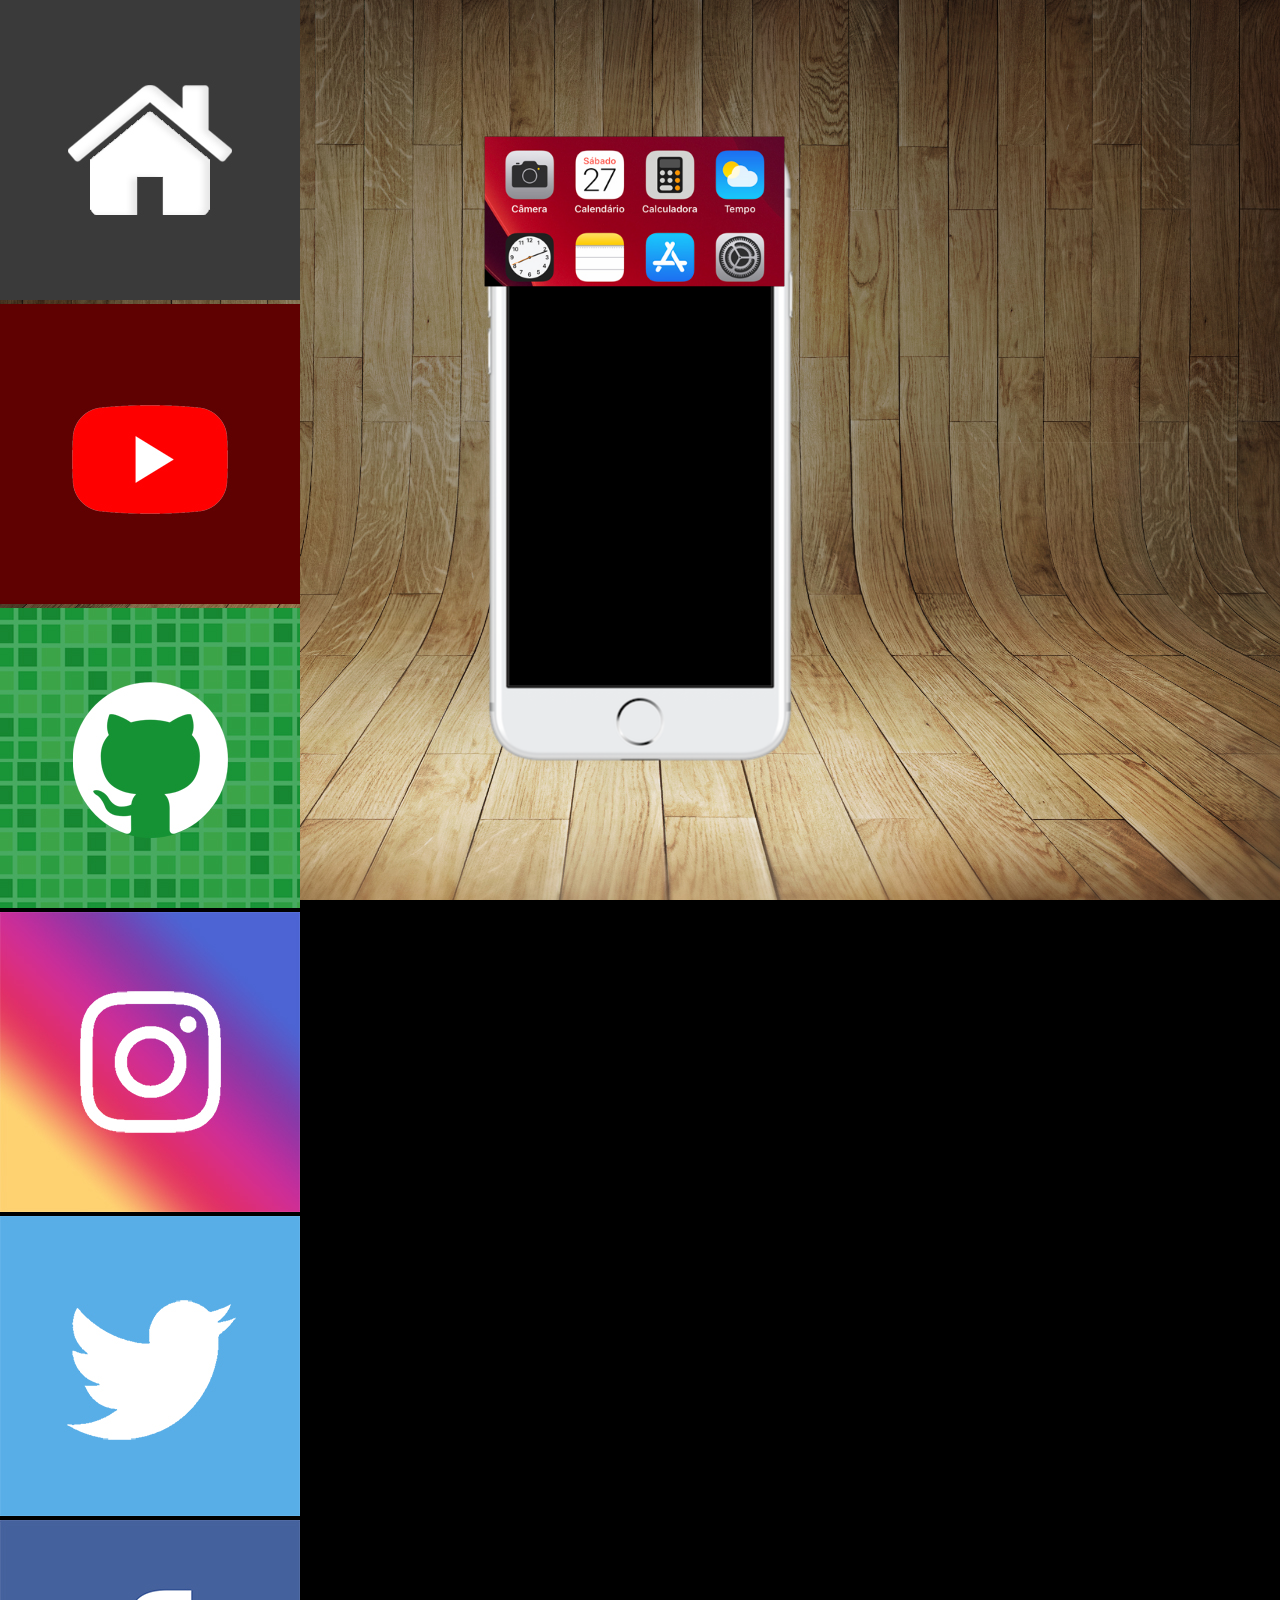
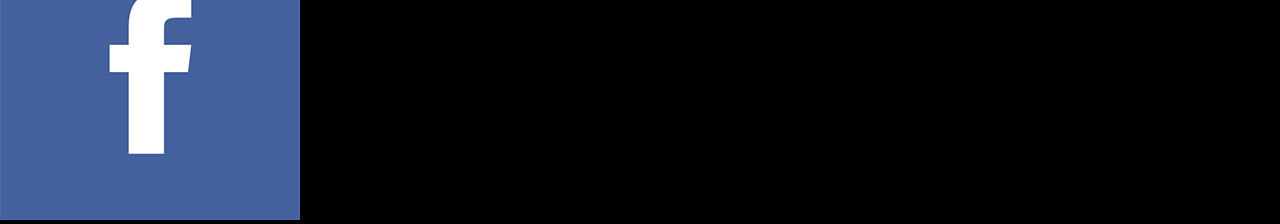
<file: estilos/index.html>
<!DOCTYPE html>
<html lang="pt-br">
<head>
    <meta charset="UTF-8">
    <meta name="viewport" content="width=device-width, initial-scale=1.0">
    <link rel="shortcut icon" href="/imagens/favicon.ico" type="image/x-icon">
    <link rel="stylesheet" href="estilos/style.css">
    <title>Projeto Redes Sociais</title>
</head>
<body>
    <main>
        <section id="telefone">
            <iframe src="../home.html" name="tela" id="tela" frameborder="0"></iframe>
        </section>
        <section id="redes-sociais">
            <a href="../home.html" target="tela"> <img src="../imagens/imagens/logo-home.jpg" alt="Home"></a> <br>
            <a href="../youtube.html" target="tela"> <img src="../imagens/imagens/logo-youtube.jpg" alt="Youtube"></a> <br>
            <a href="../github.html" target="tela"><img src="../imagens/imagens/logo-github.jpg" alt="Github"></a> <br>
            <a href="../instagram.html" target="tela"> <img src="../imagens/imagens/logo-instagram.jpg" alt="Instagram"></a> <br>
            <a href="../twitter.html" target="tela"> <img src="../imagens/imagens/logo-twitter.jpg" alt="Twitter"></a> <br>
            <a href="../facebook.html" target="tela"> <img src="../imagens/imagens/logo-facebook.jpg" alt="Facebook"></a>
        </section>
    </main>
</body>
</html>
</file>
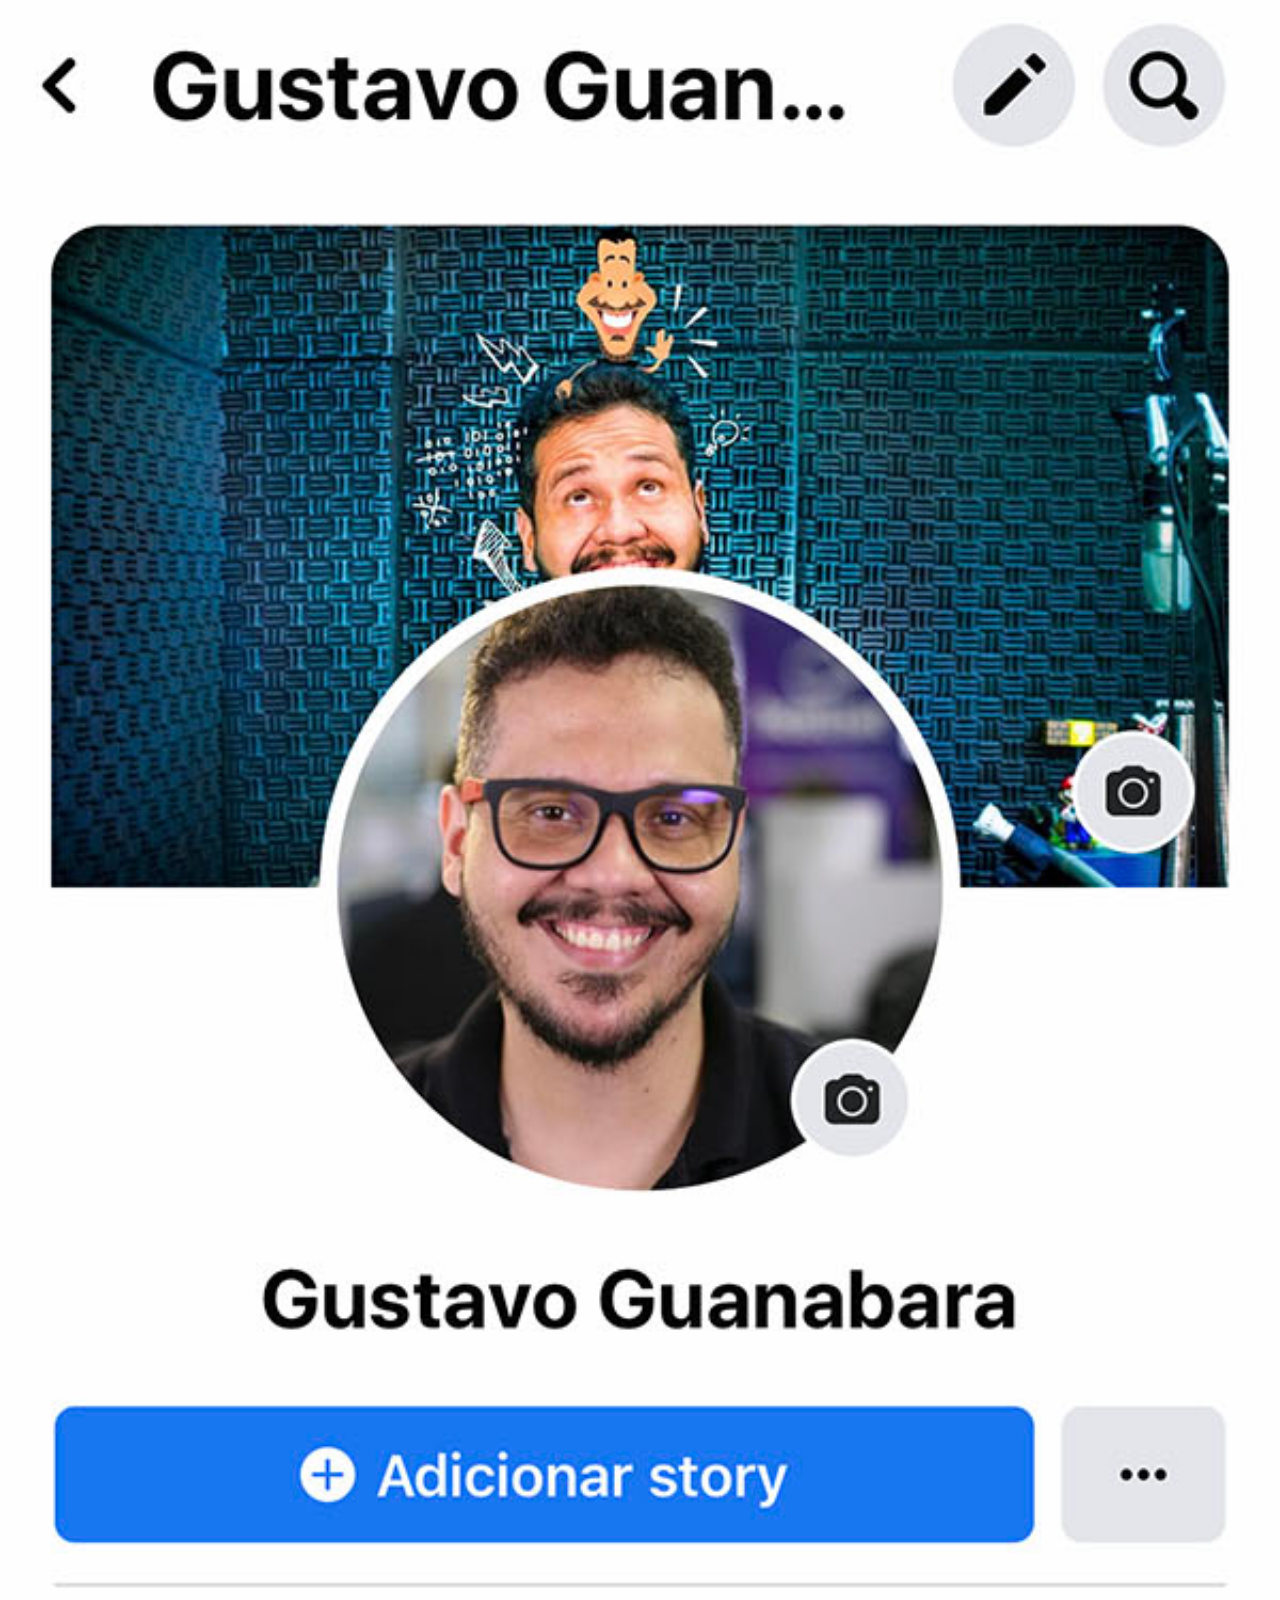
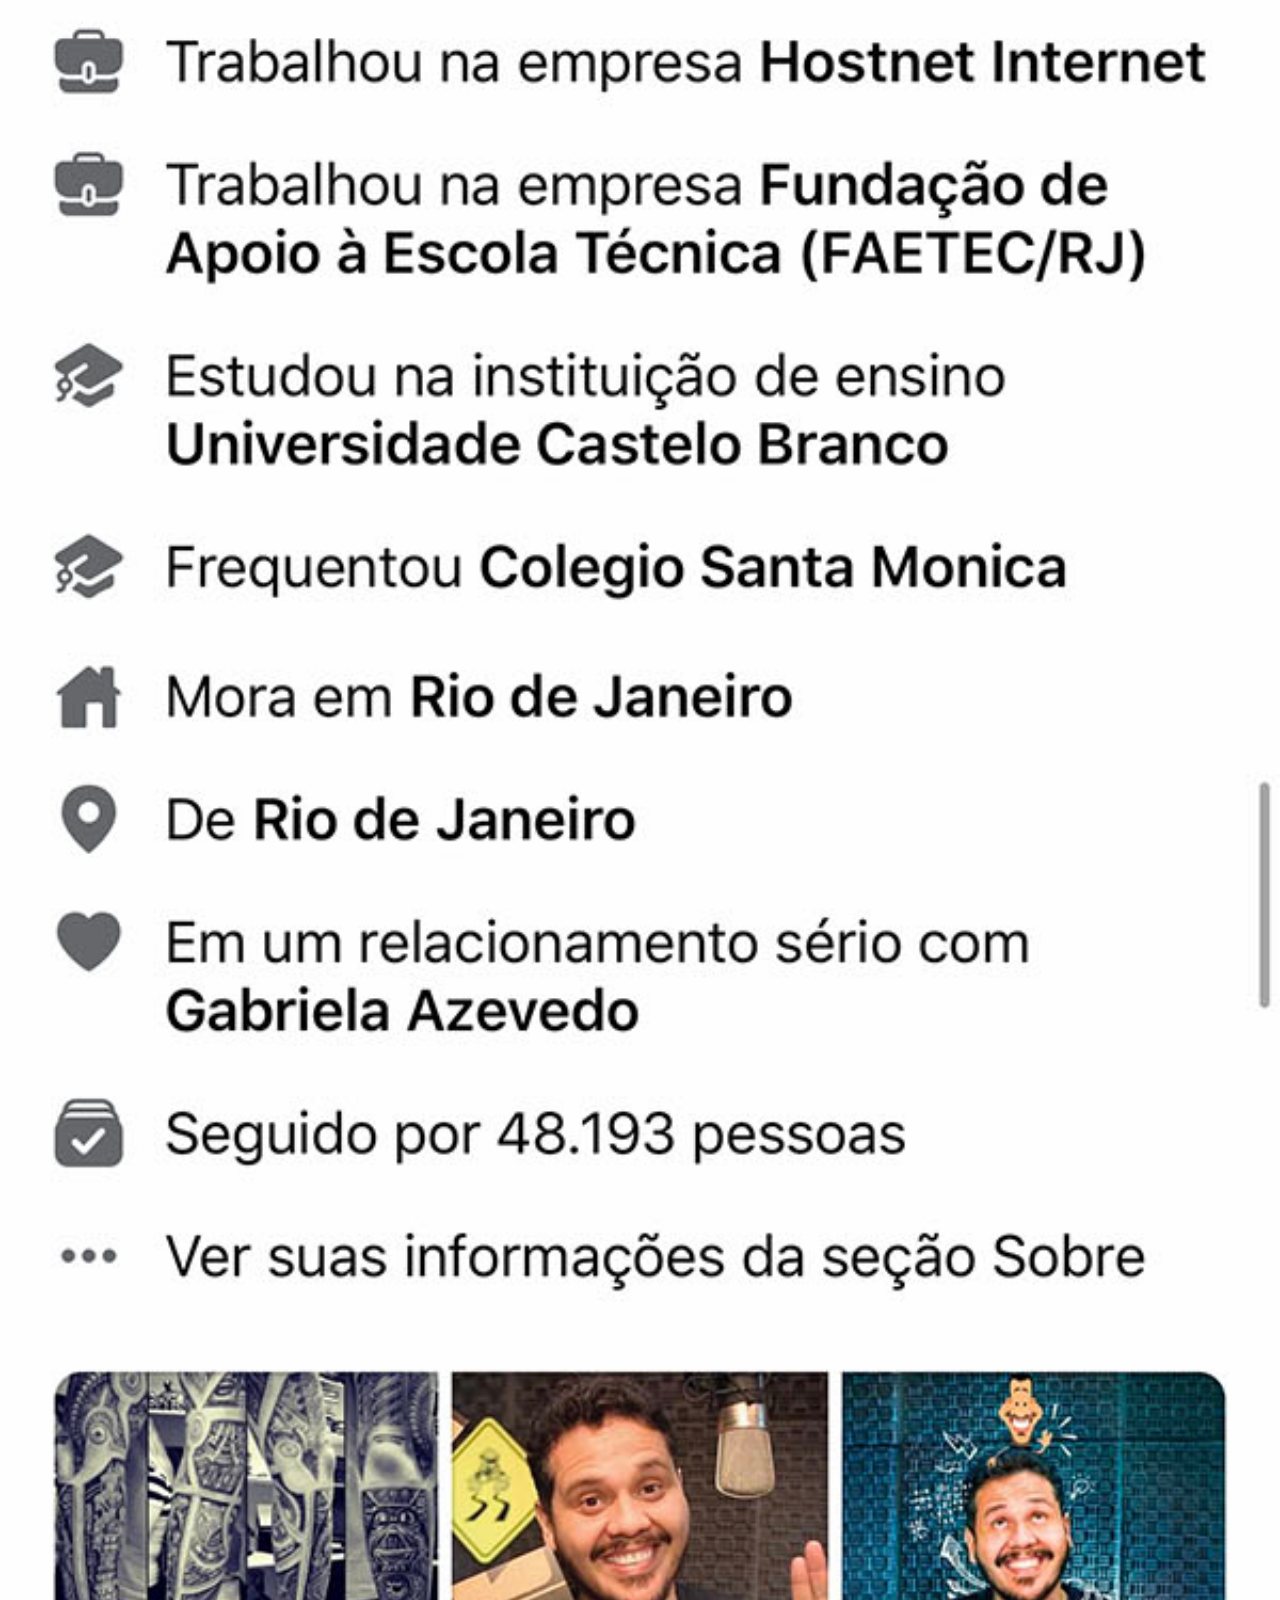
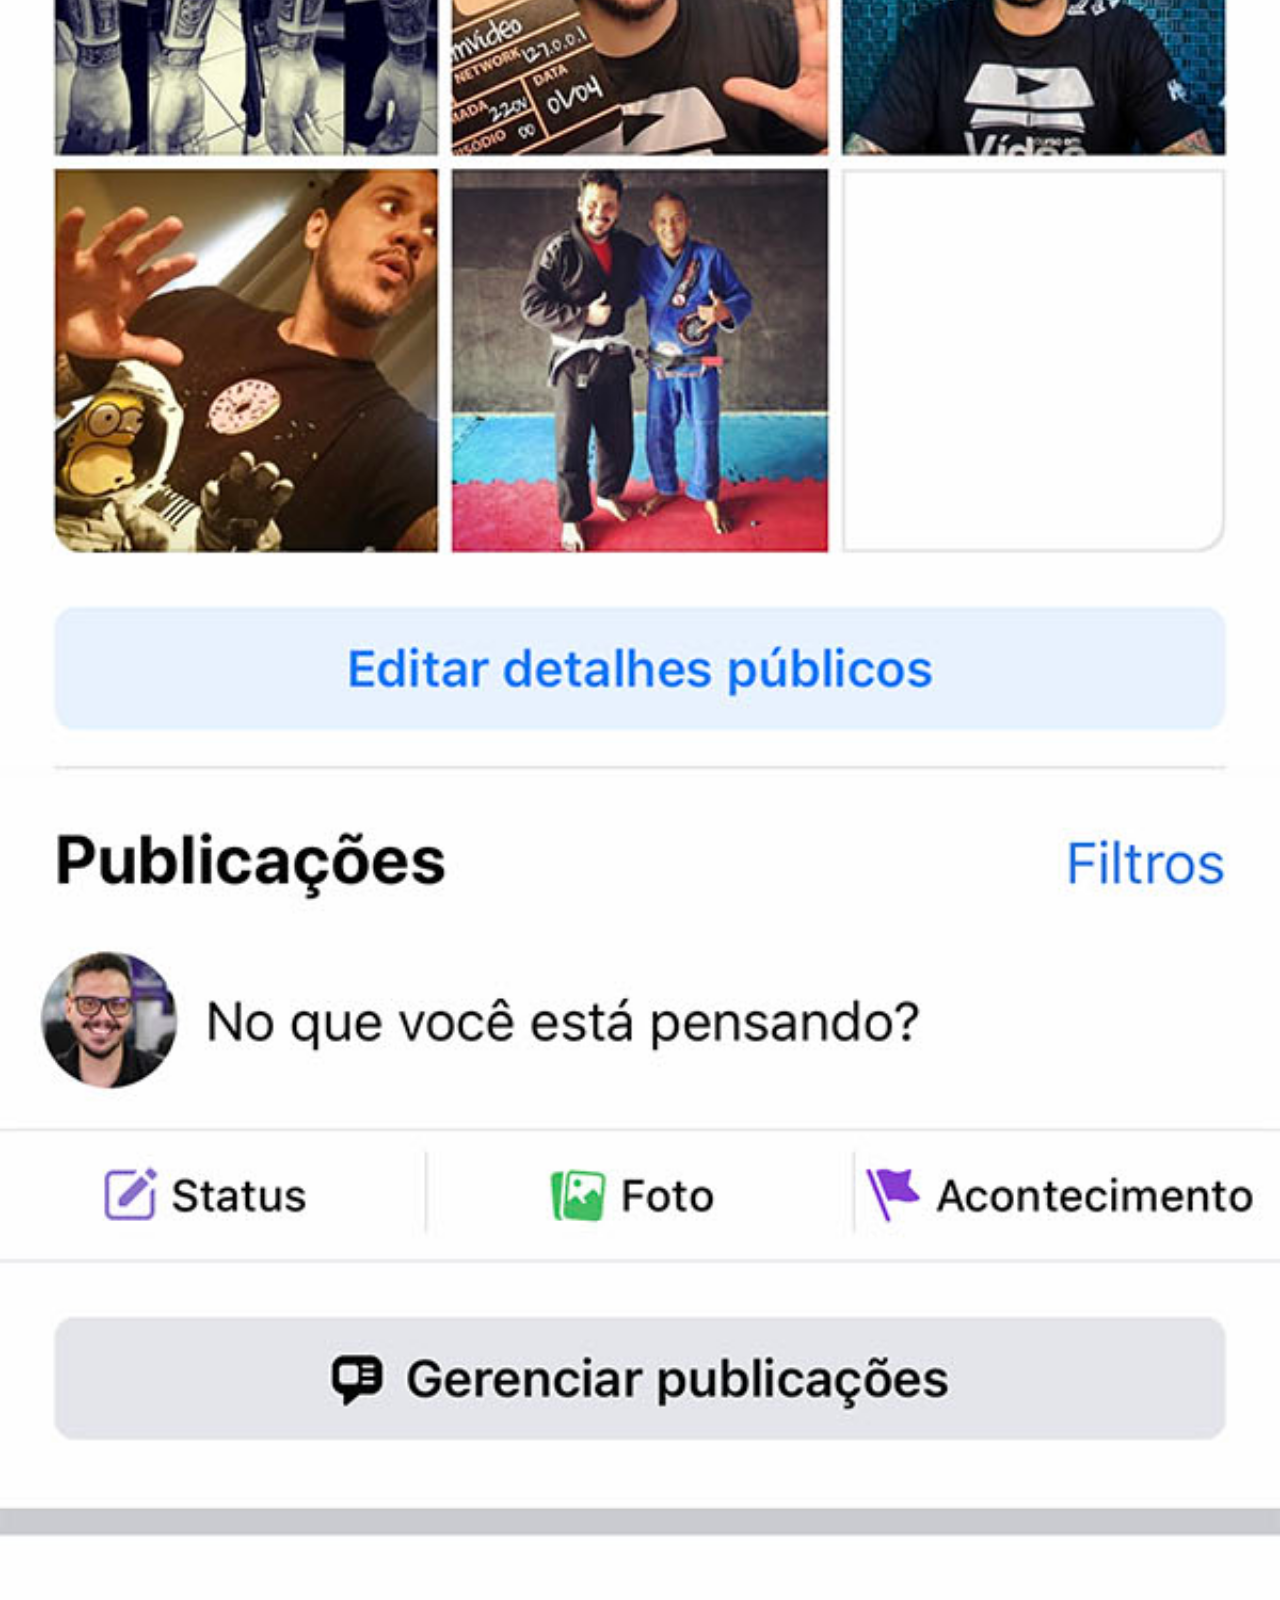
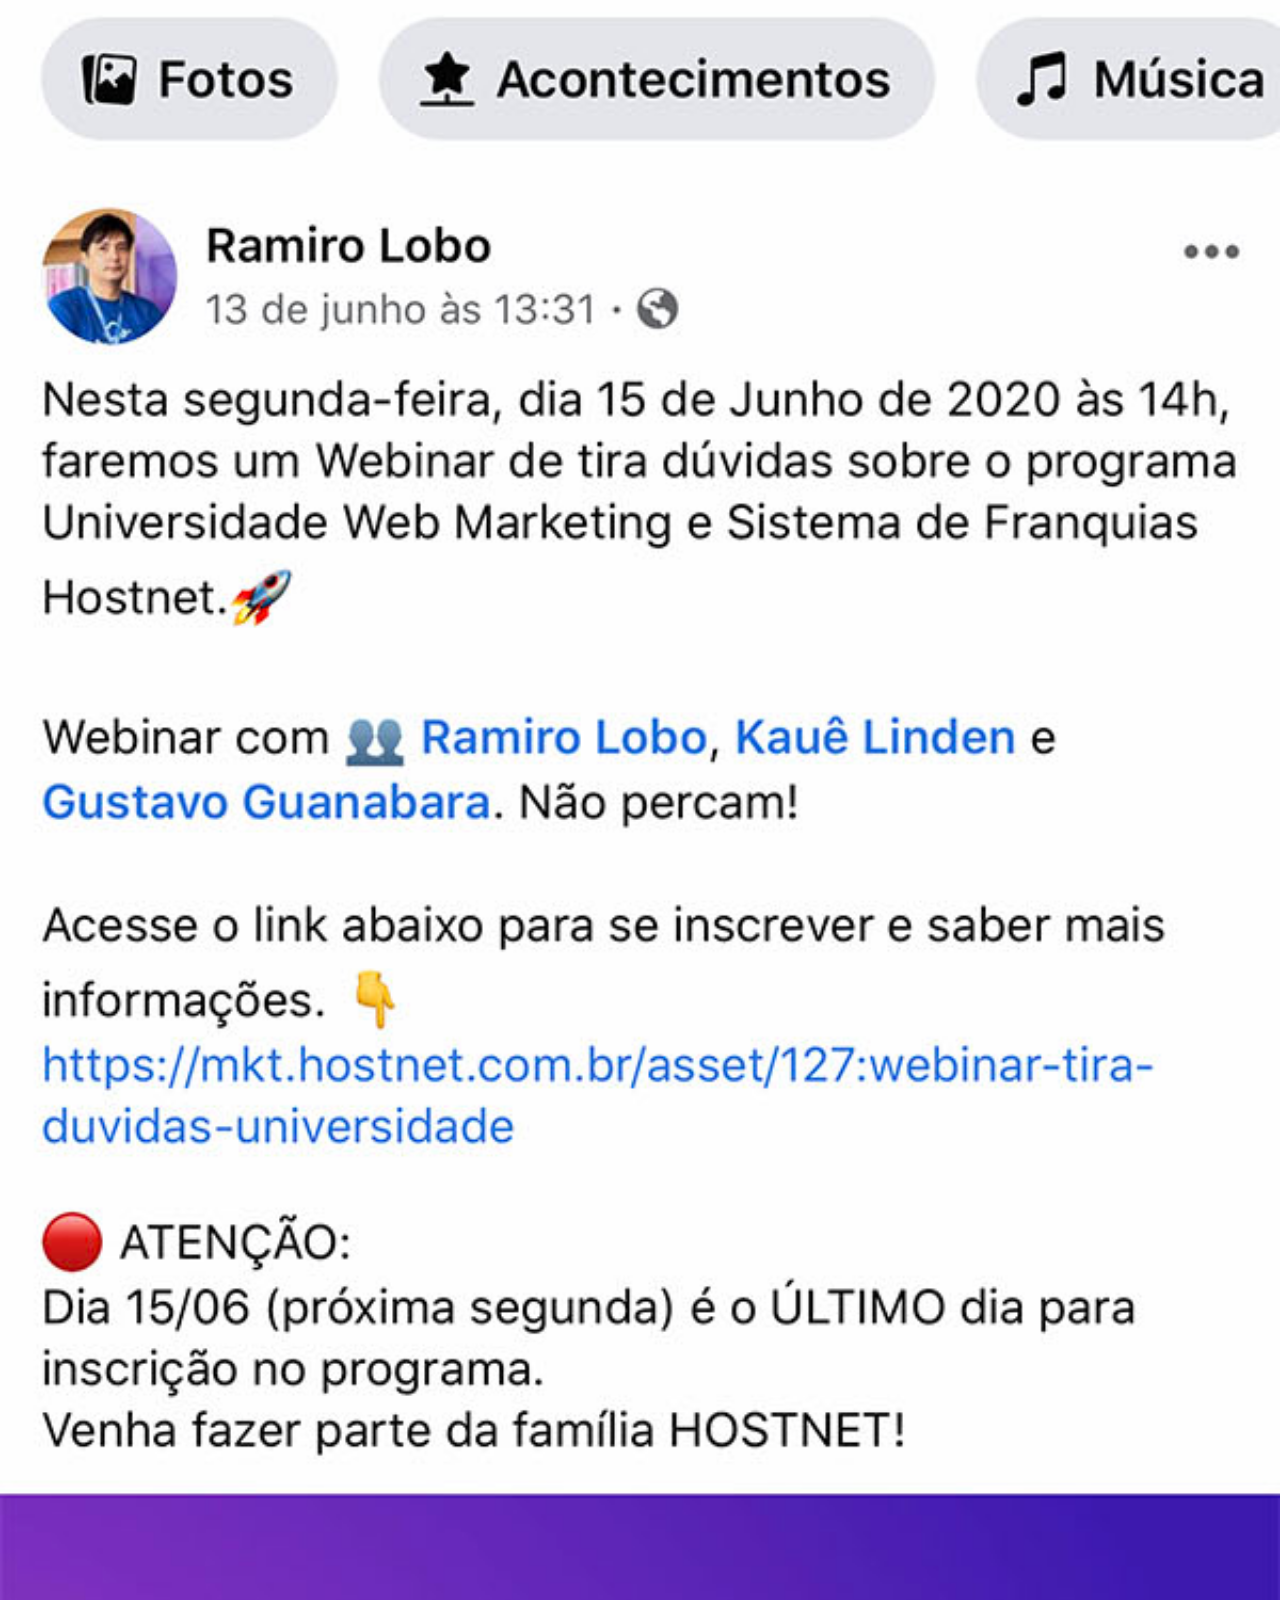
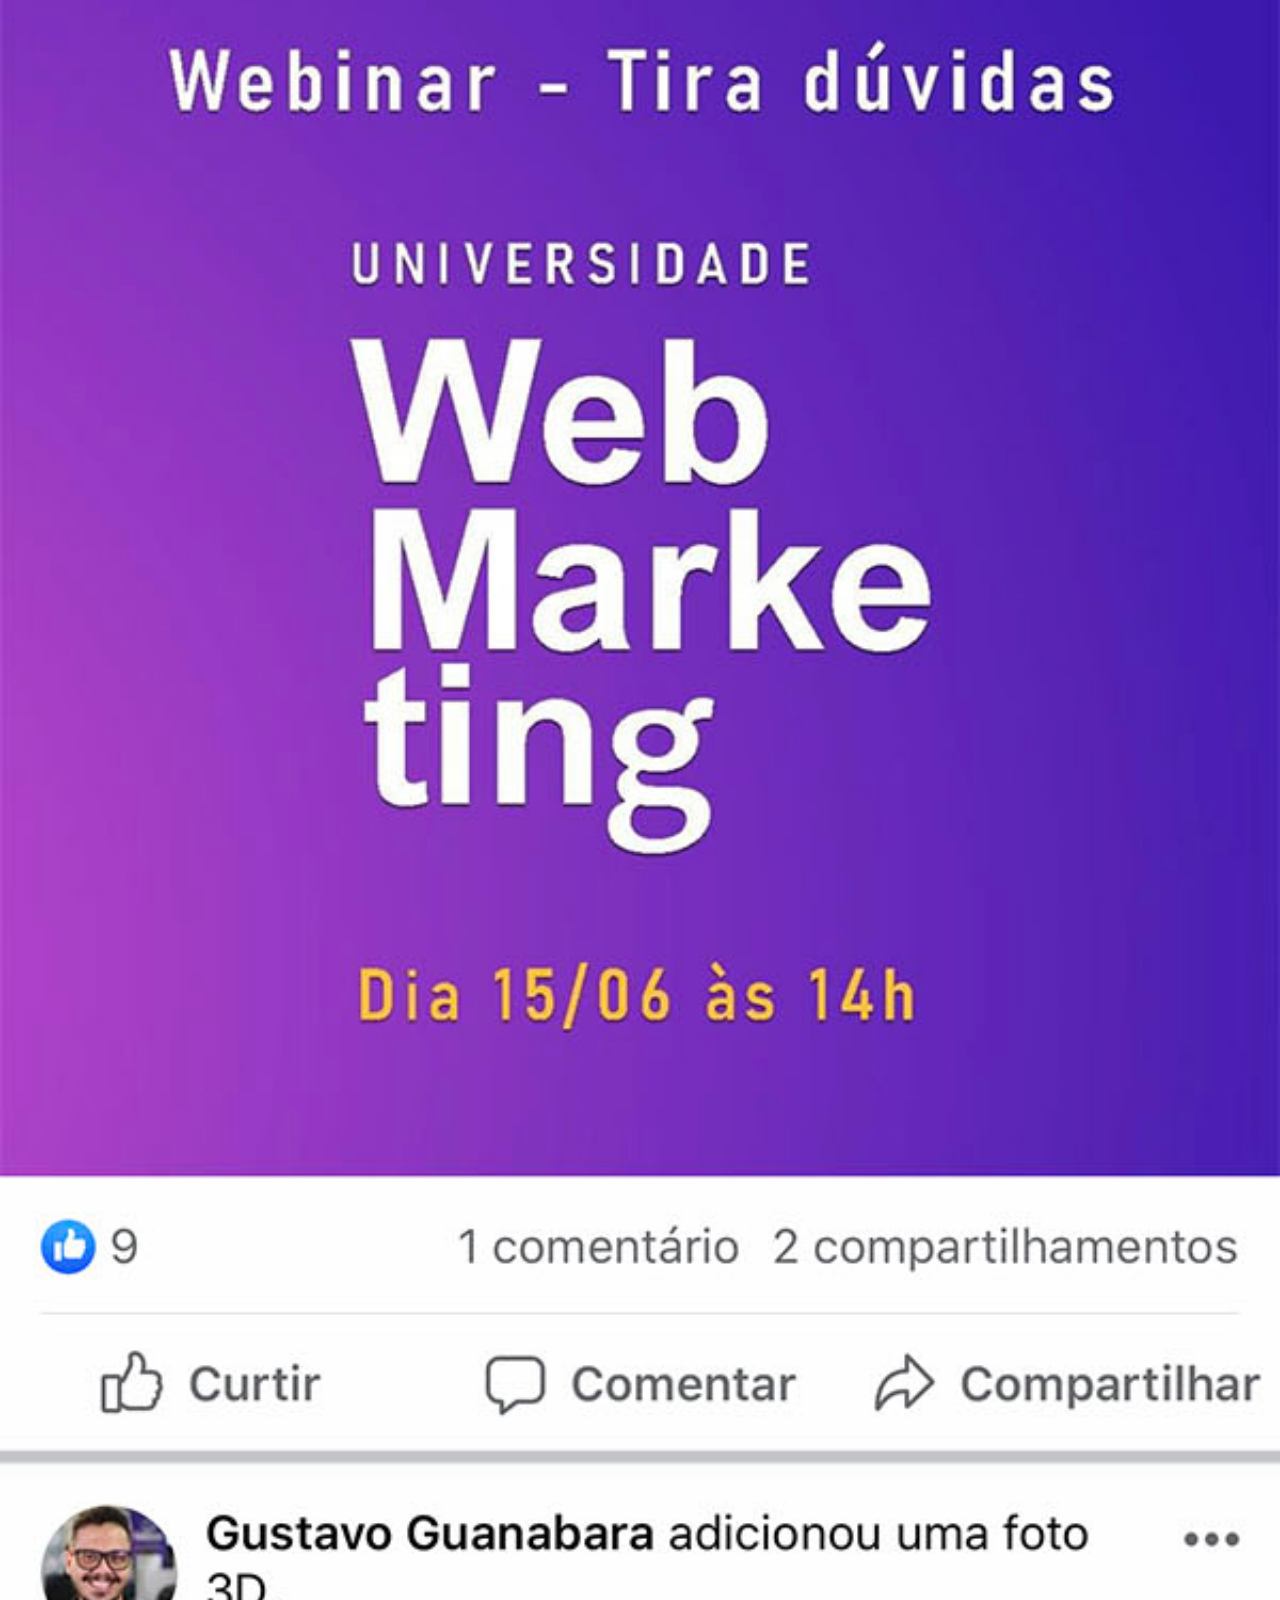
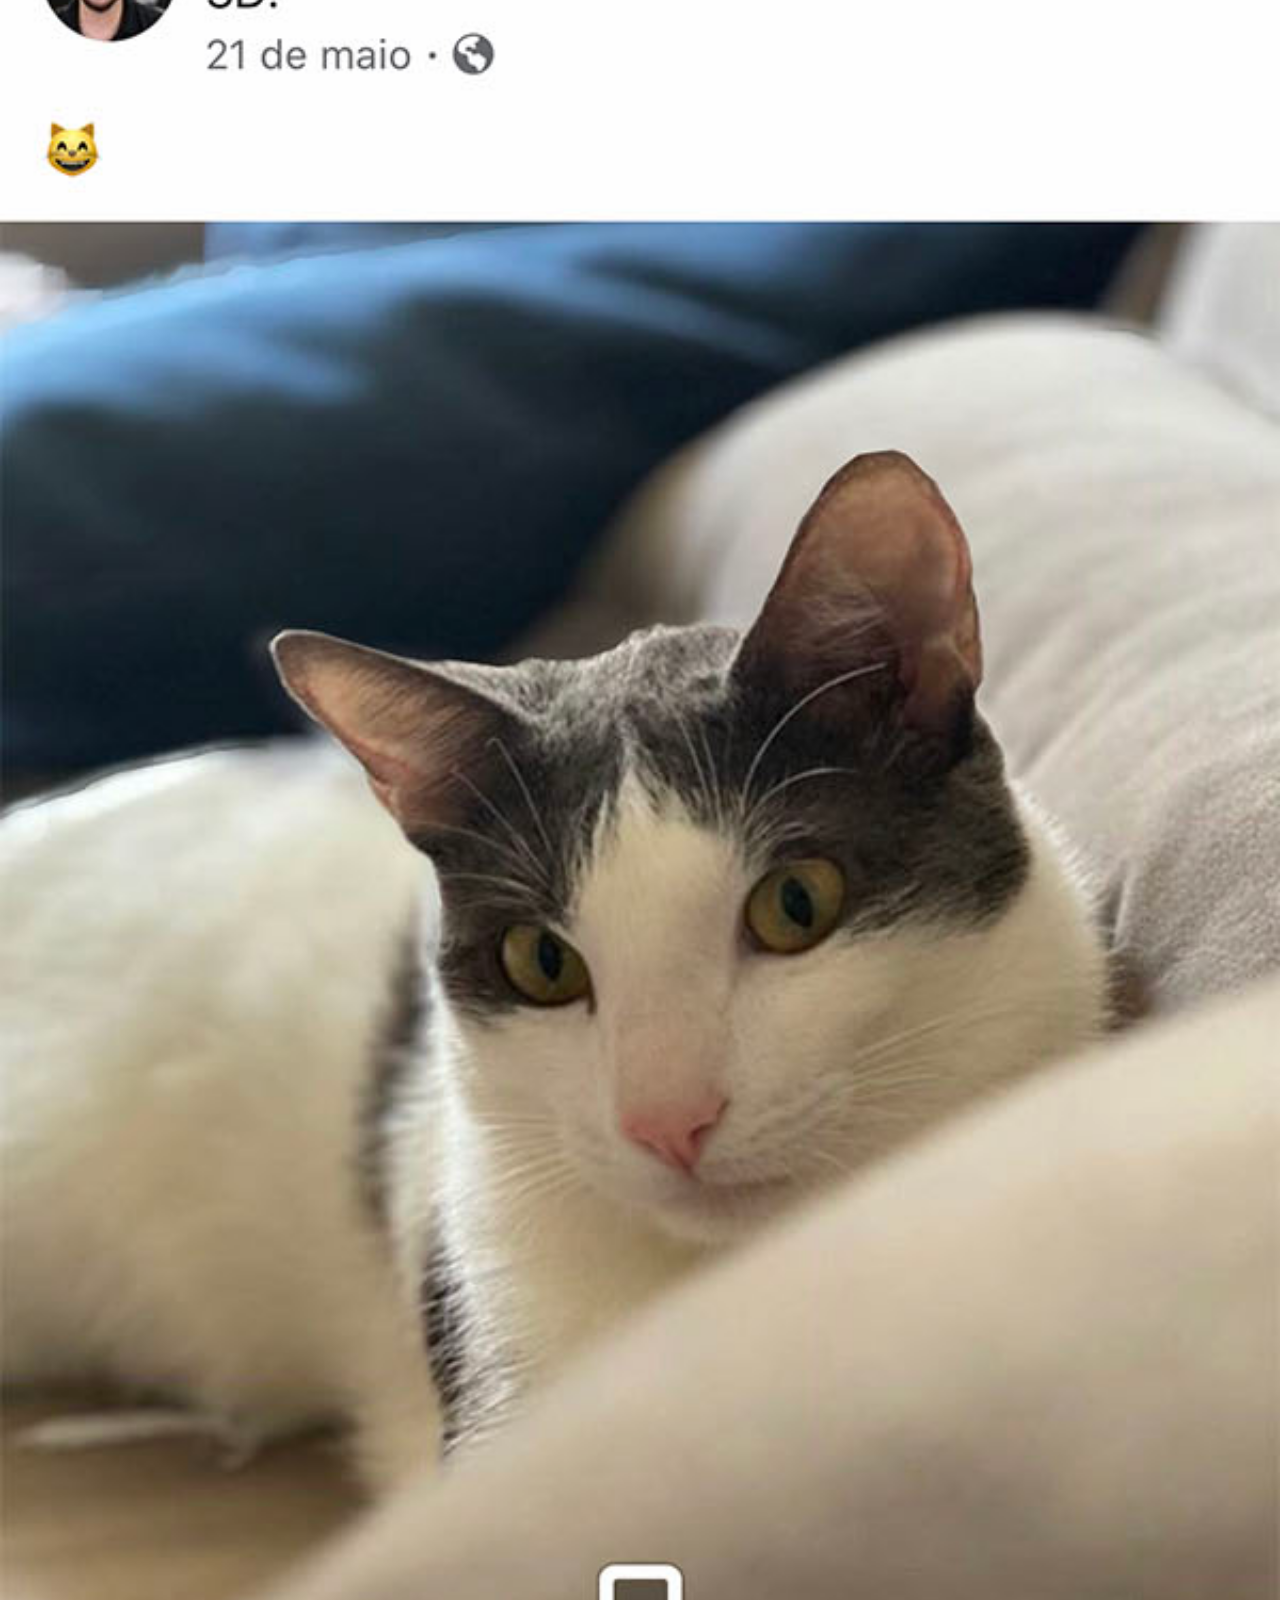
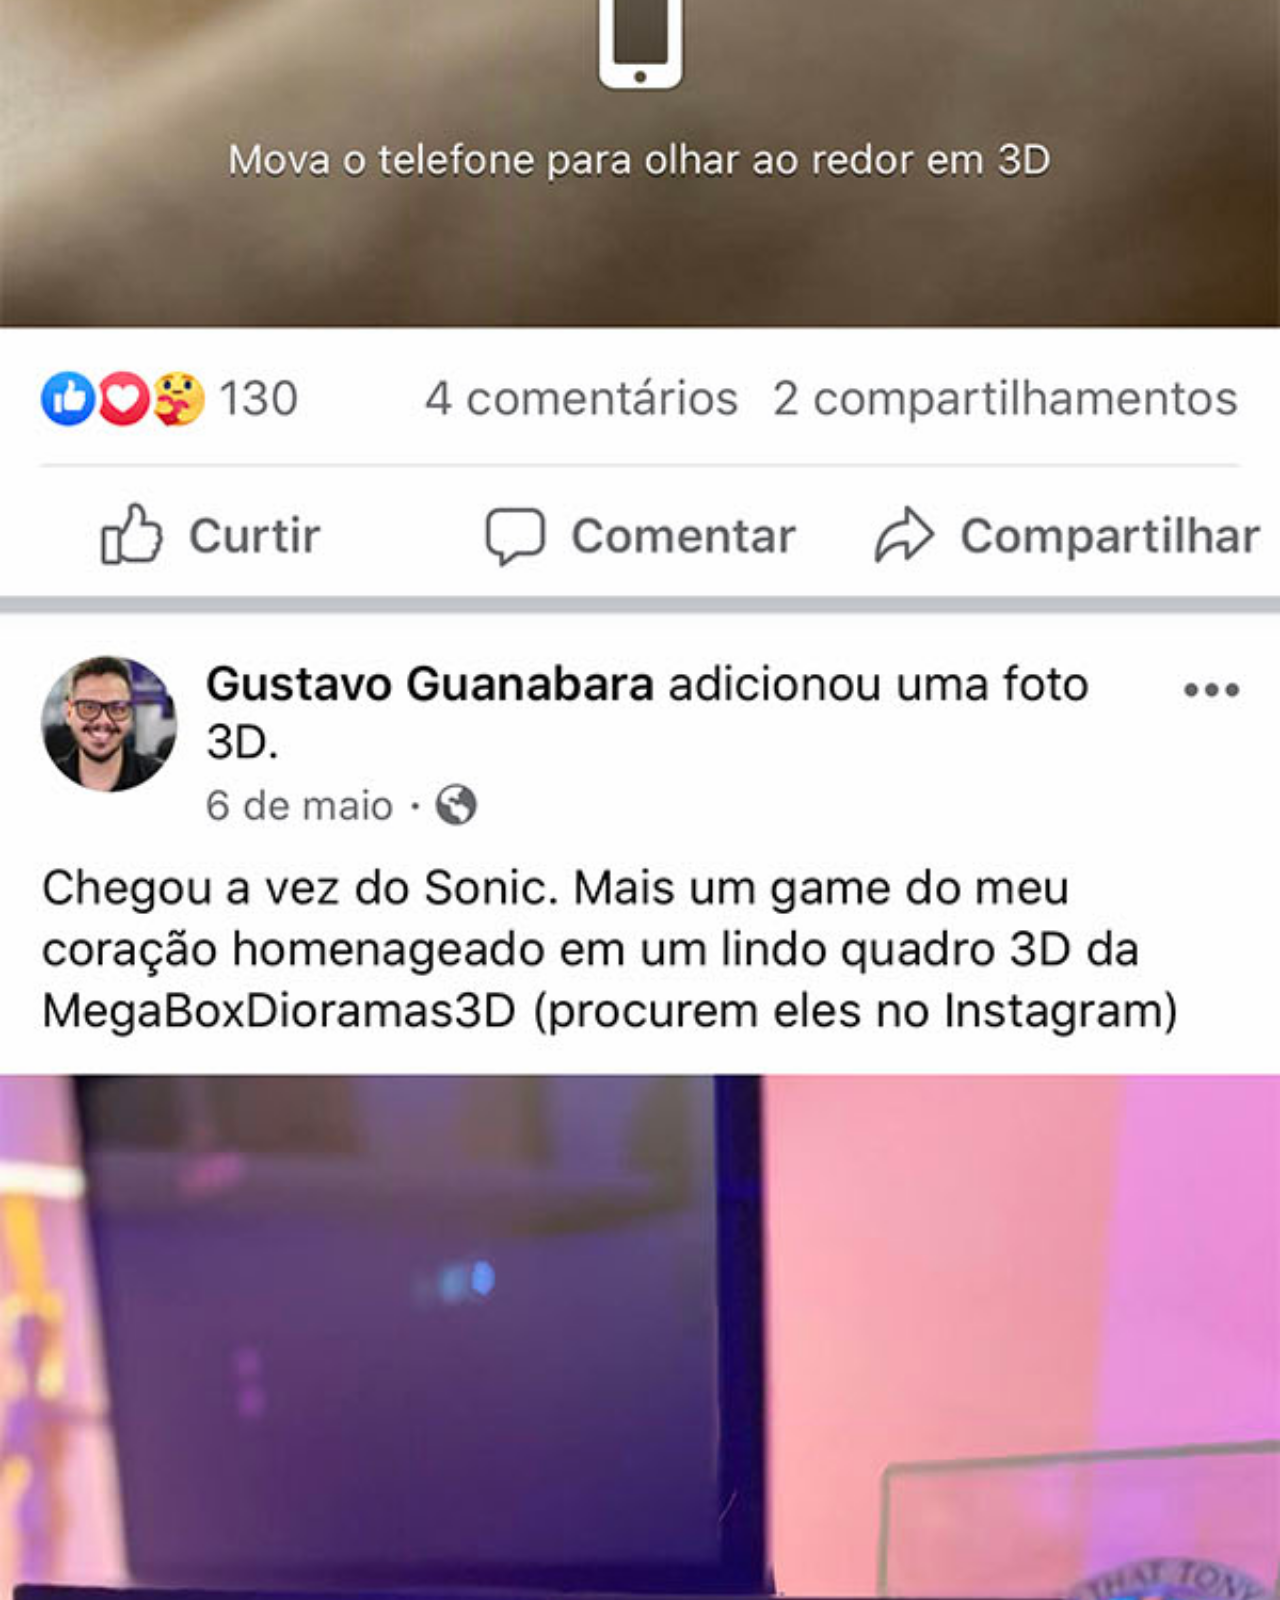
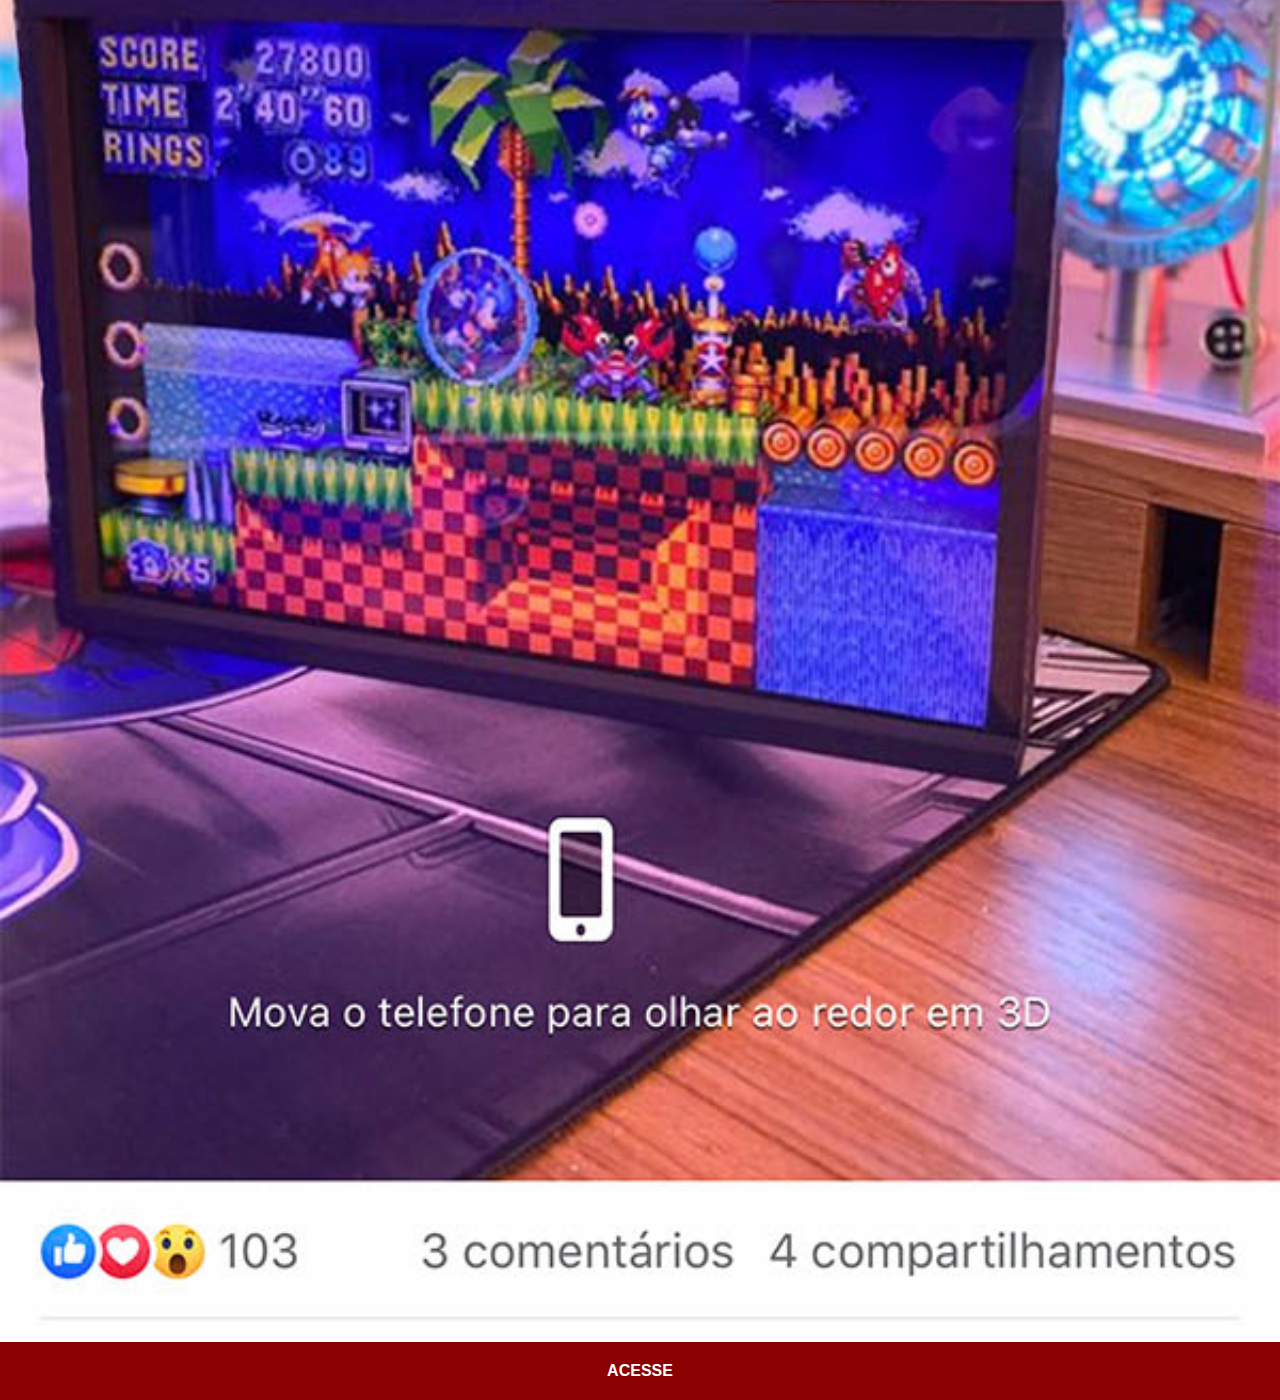
<file: facebook.html>
<!DOCTYPE html>
<html lang="pt-br">
<head>
    <meta charset="UTF-8">
    <meta name="viewport" content="width=device-width, initial-scale=1.0">
    <link rel="shortcut icon" href="imagens/favicon.ico" type="image/x-icon">
    <title>Facebook</title>
    <link rel="stylesheet" href="./estilo/social.css">
</head>
<body>
    <img src="imagens/imagens/tela-facebook.jpg" alt="Facebook">
    <a href="#" target="_blank">ACESSE</a>
</body>
</html>
</file>
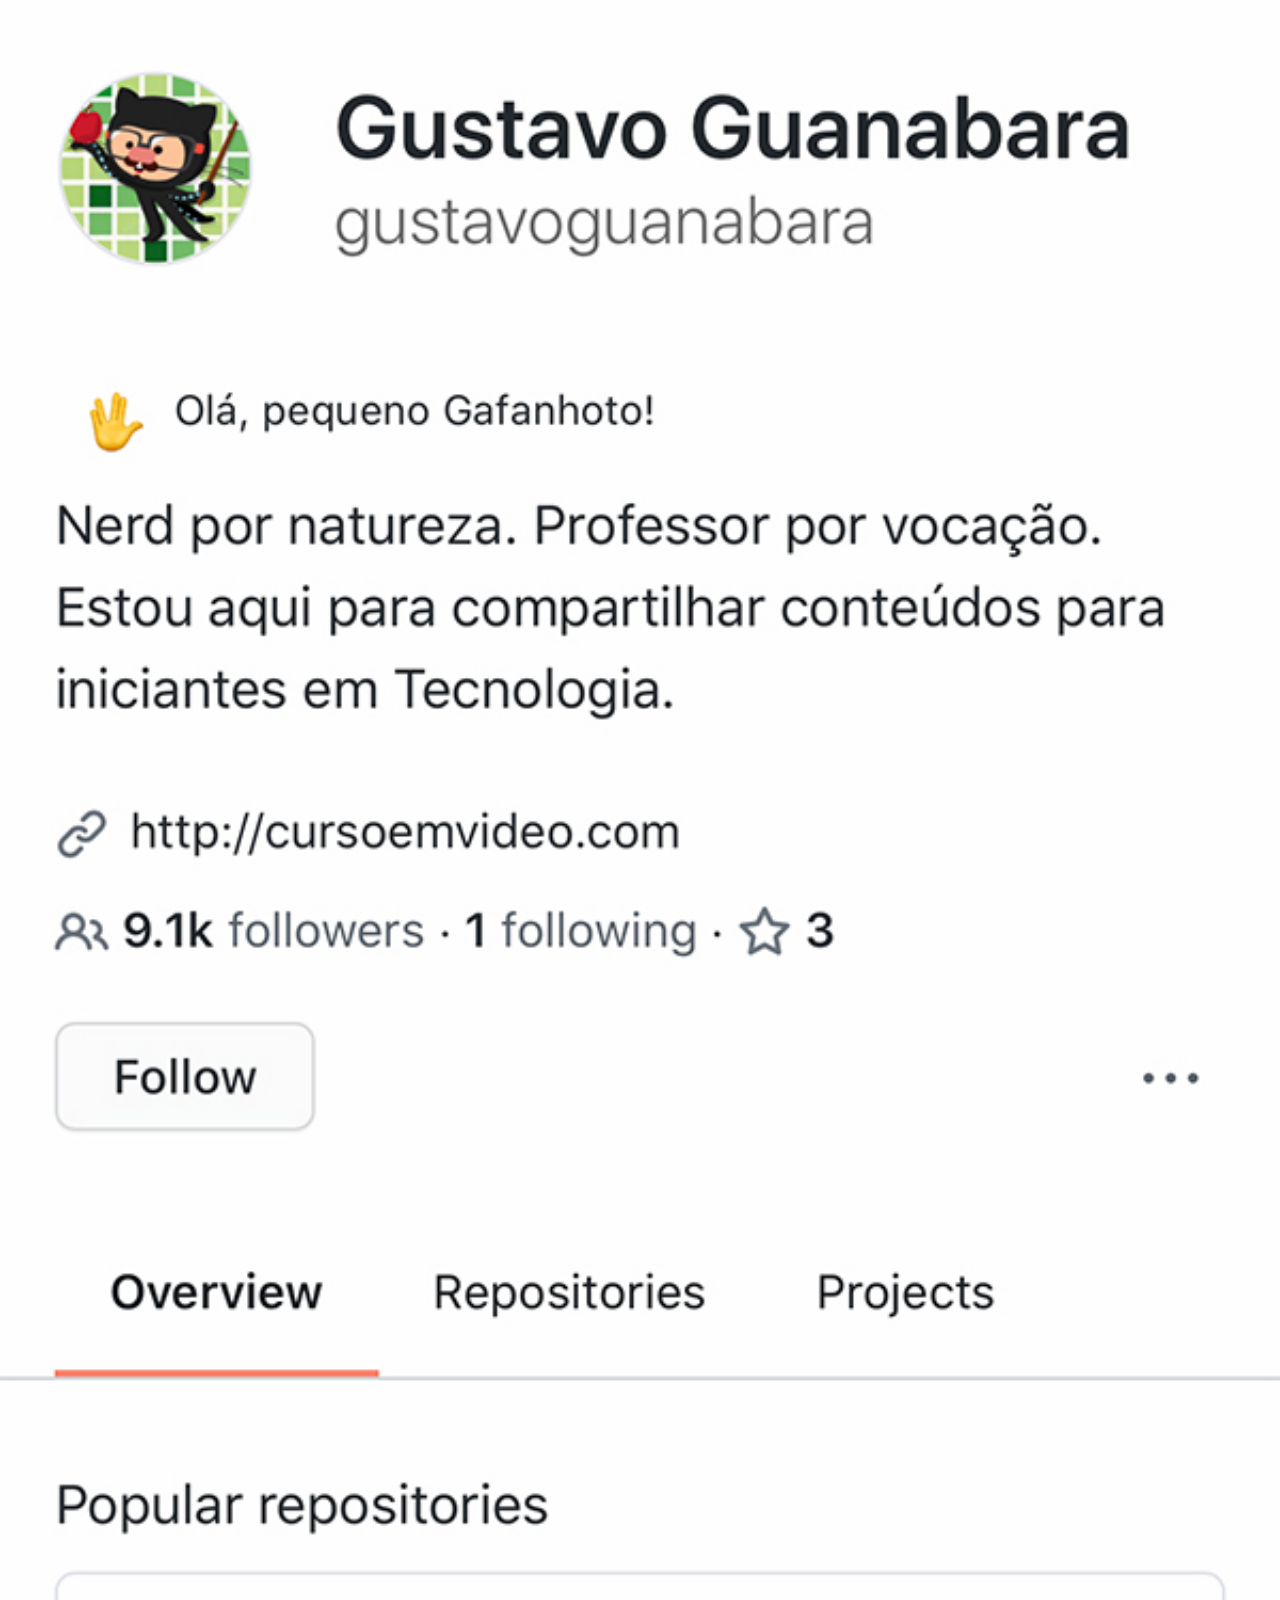
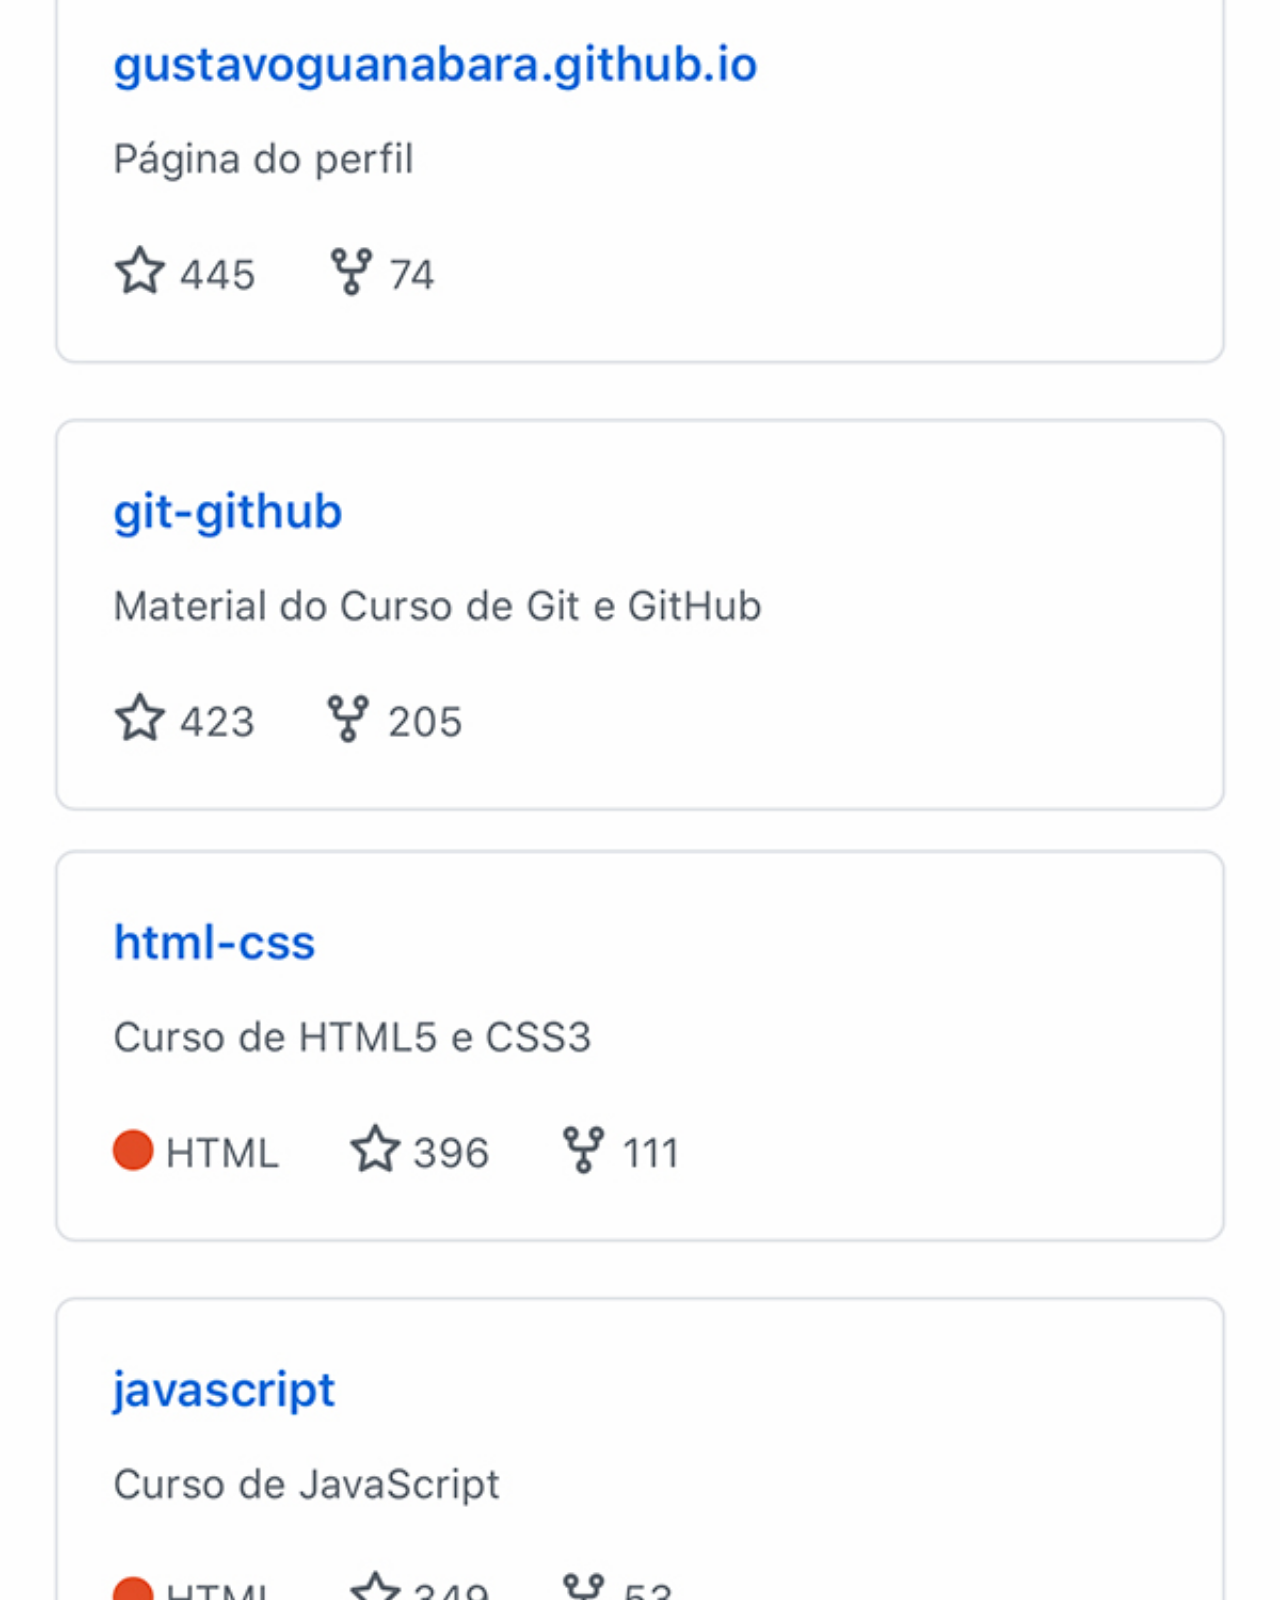
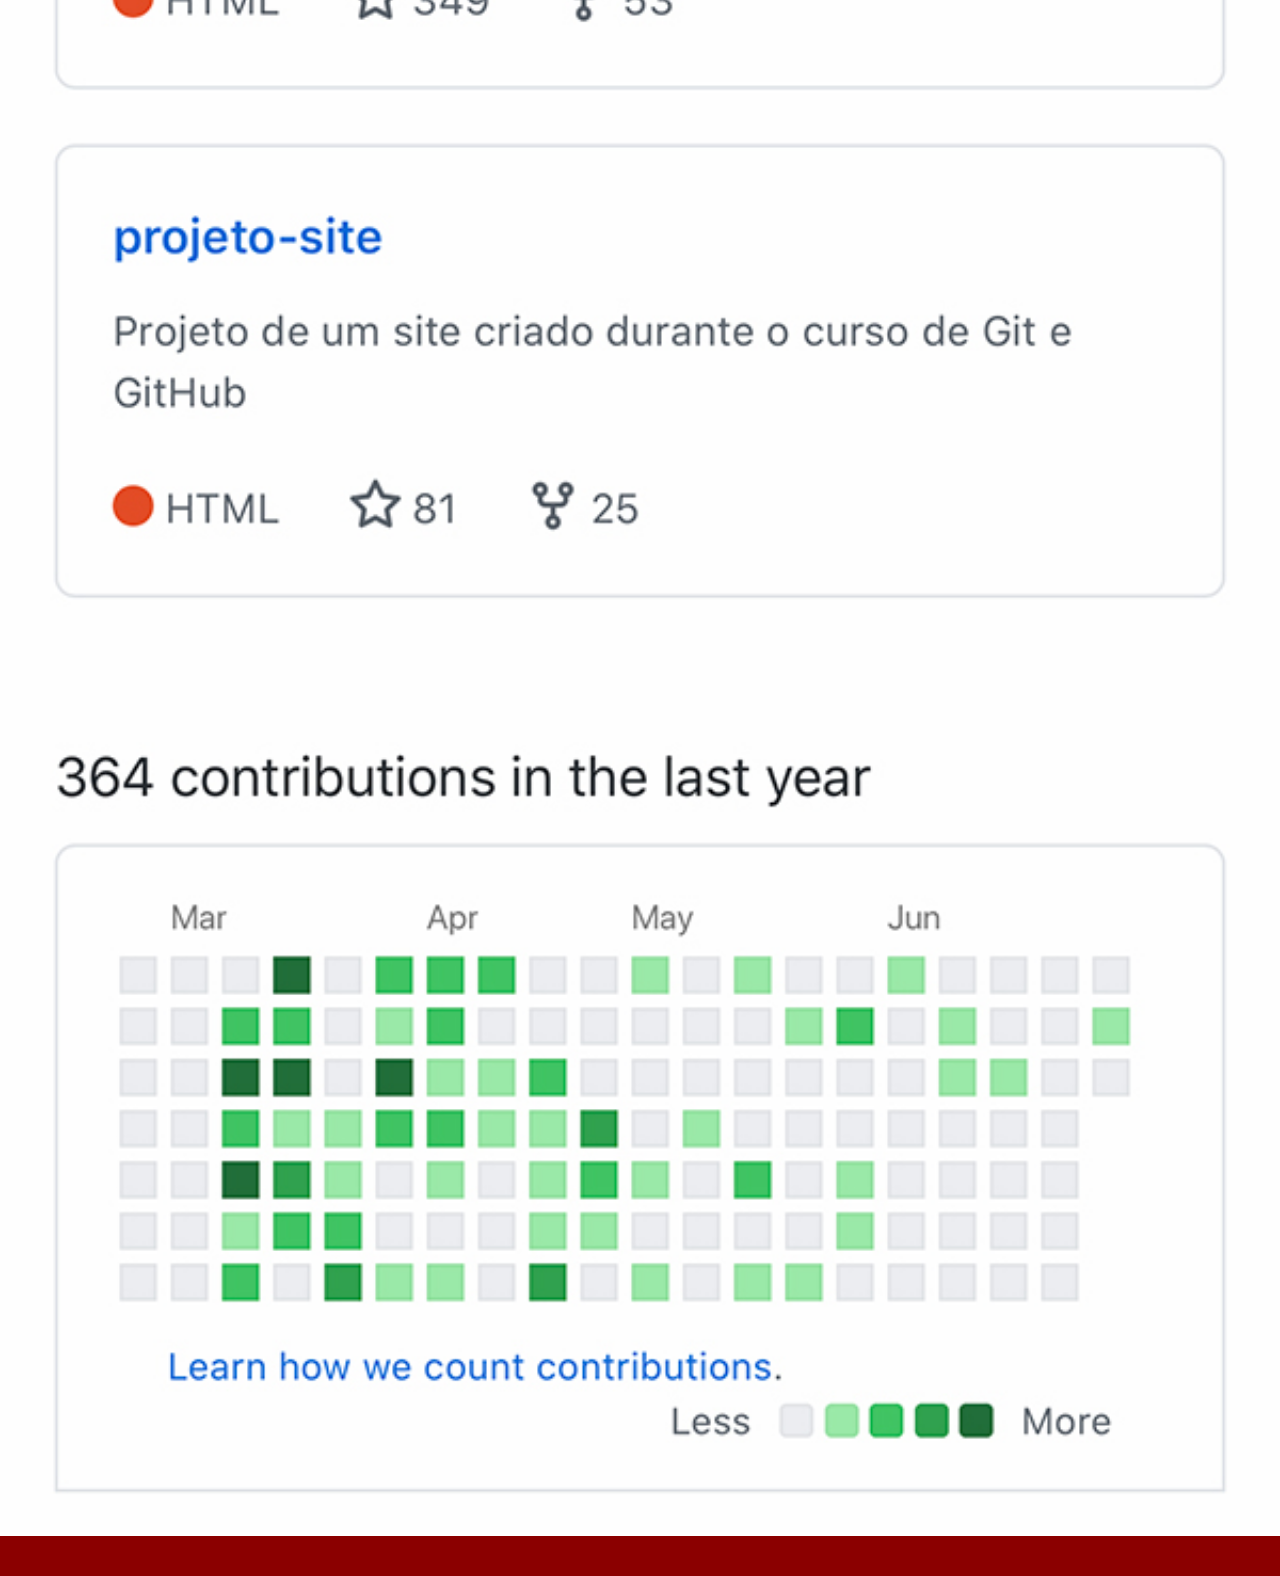
<file: github.html>
<!DOCTYPE html>
<html lang="pt-br">
<head>
    <meta charset="UTF-8">
    <meta name="viewport" content="width=device-width, initial-scale=1.0">
    <link rel="stylesheet" href="estilo/social.css">
    <title>GitHub</title>
</head>
<body>
    <img src="imagens/imagens/tela-github.jpg" alt="GitHub">
    <a href=""></a>
</body>
</html>
</file>
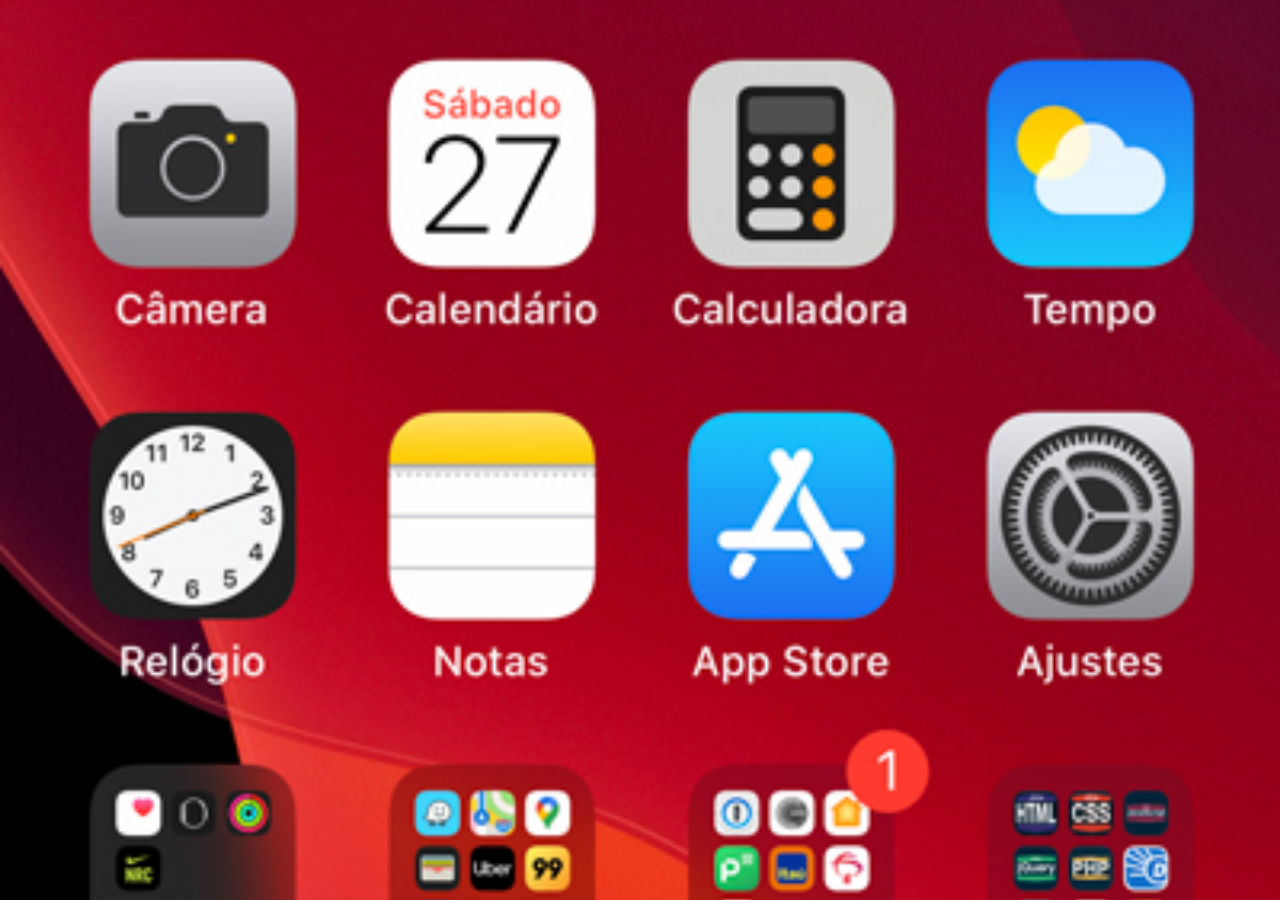
<file: home.html>
<!DOCTYPE html>
<html lang="pt-br">
<head>
    <meta charset="UTF-8">
    <meta name="viewport" content="width=device-width, initial-scale=1.0">
    <title>Home</title>
</head>
<style>
    * {
        margin: 0px;
        padding: 0px;
    }

    body {
        width: 100vw;
        height: 100vh;
        background: black url('imagens/imagens/tela-home.jpg') no-repeat top center;
        background-size: cover;
    }
</style>
<body>
    
</body>
</html>
</file>
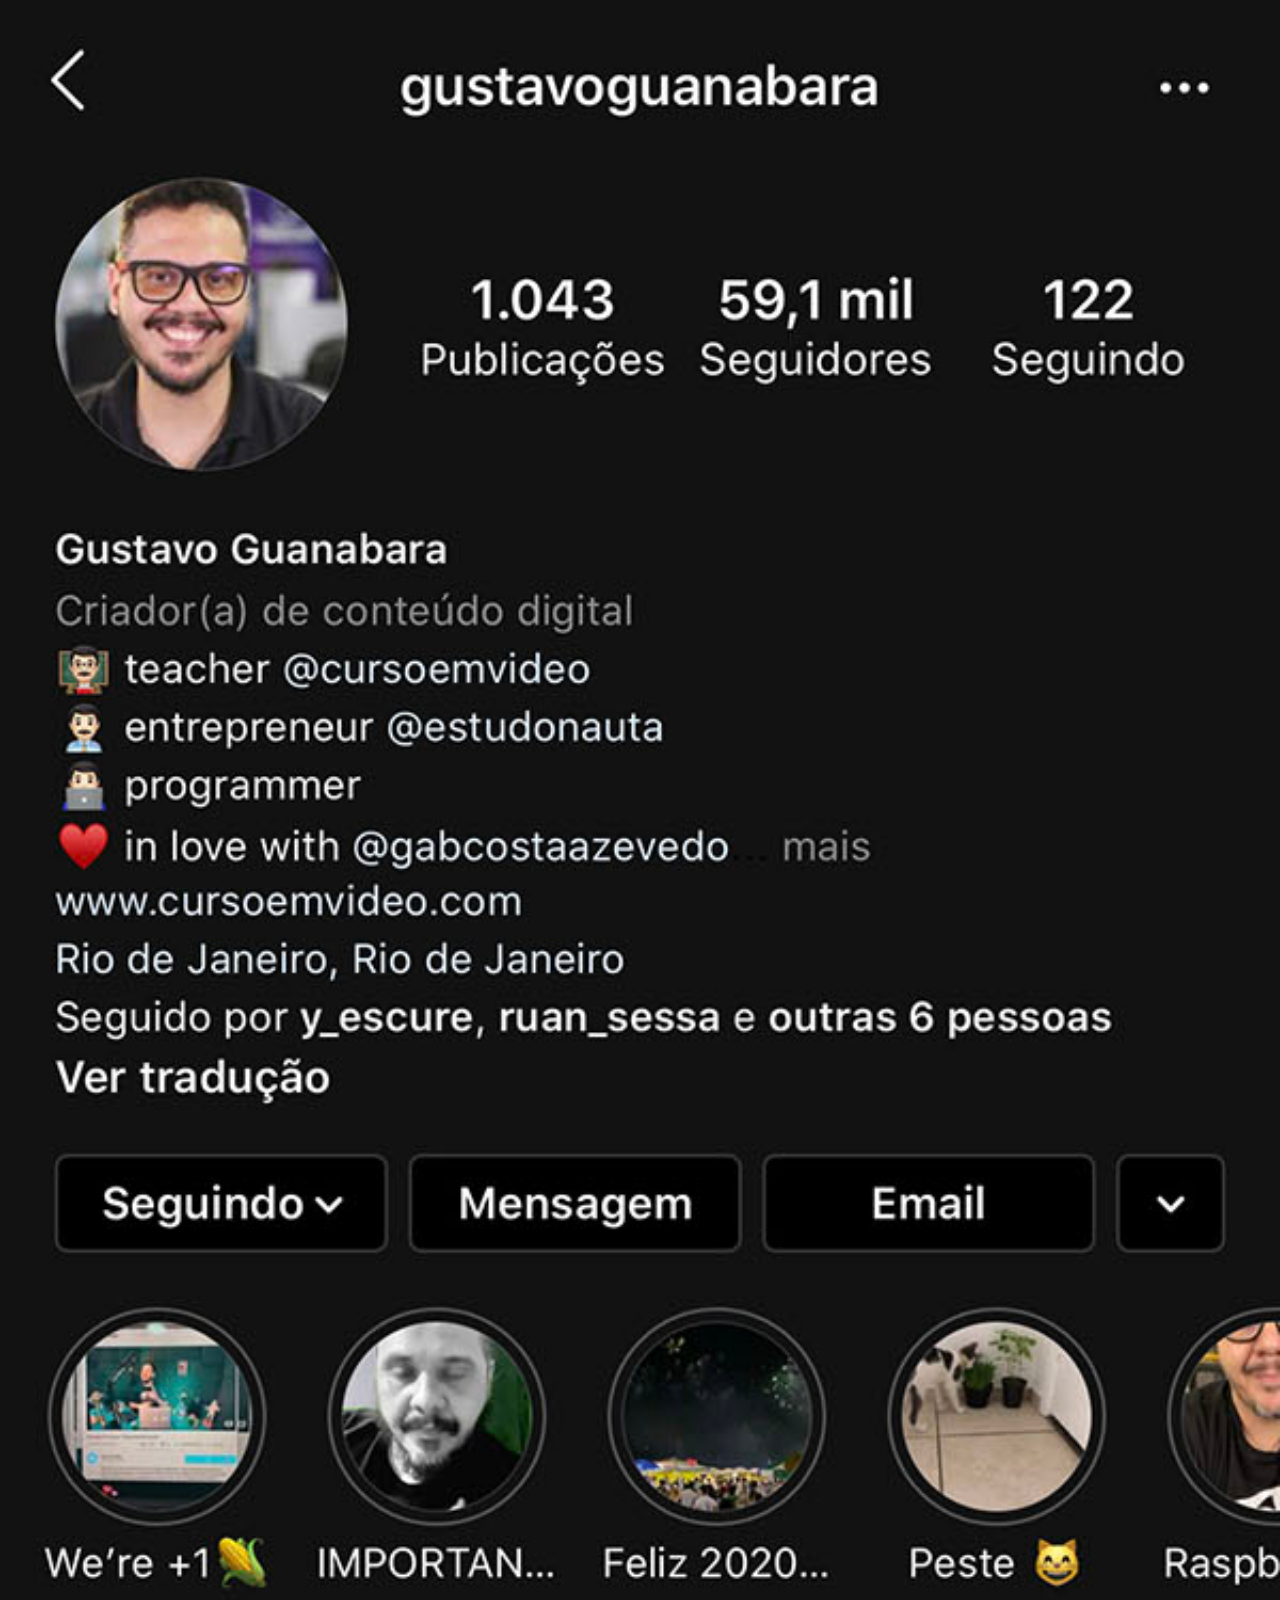
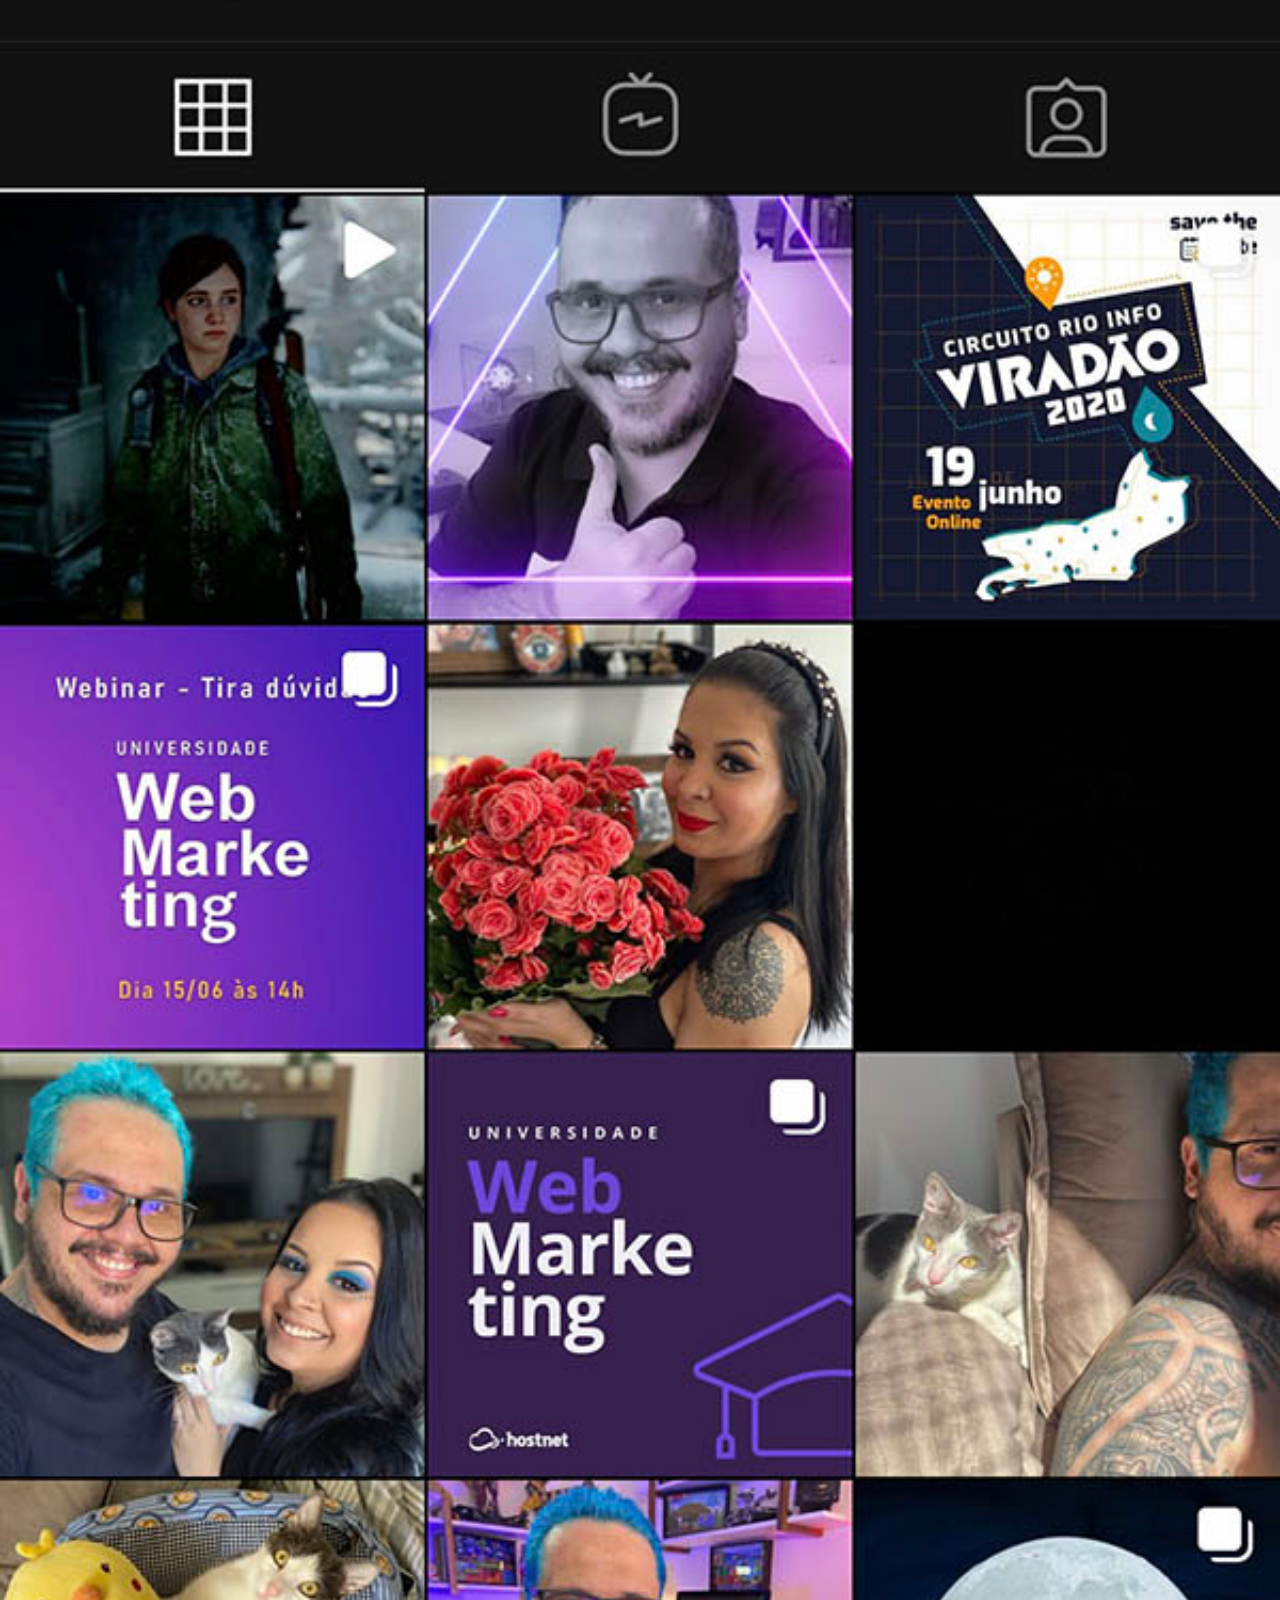
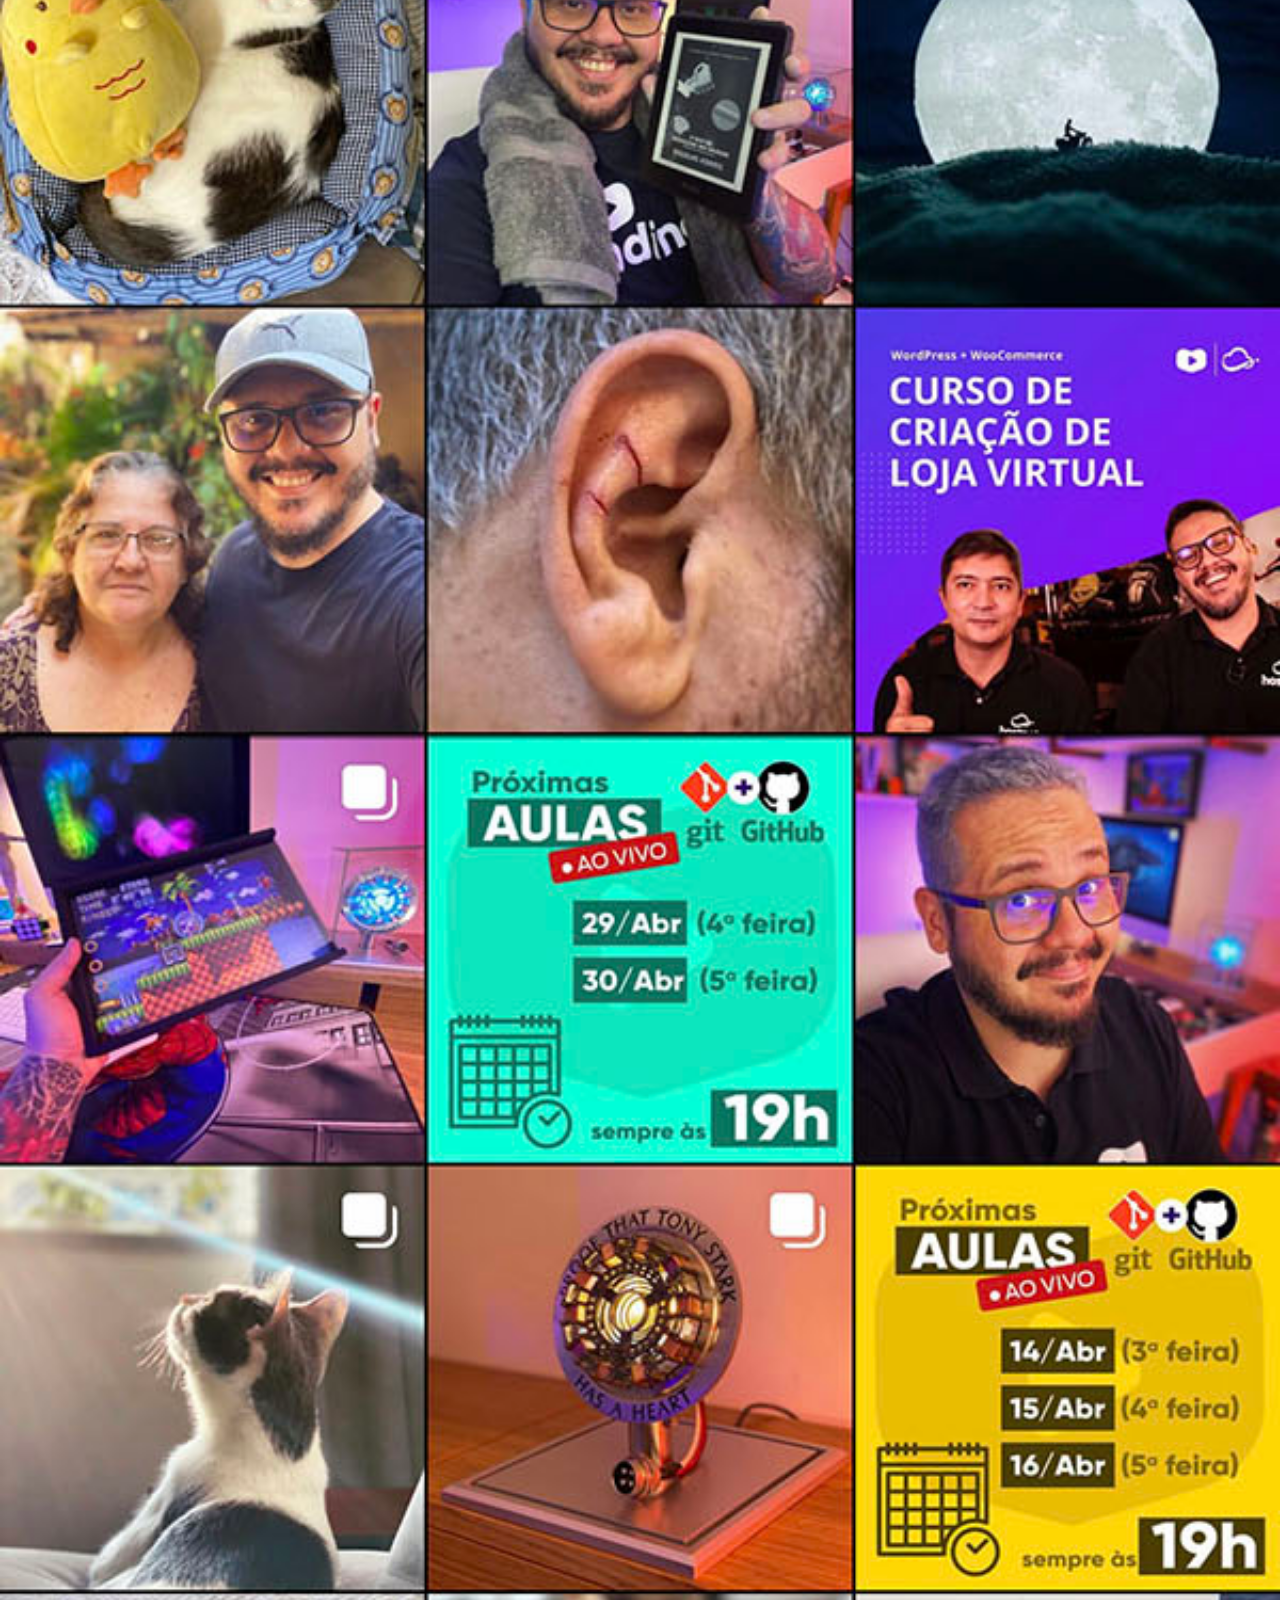
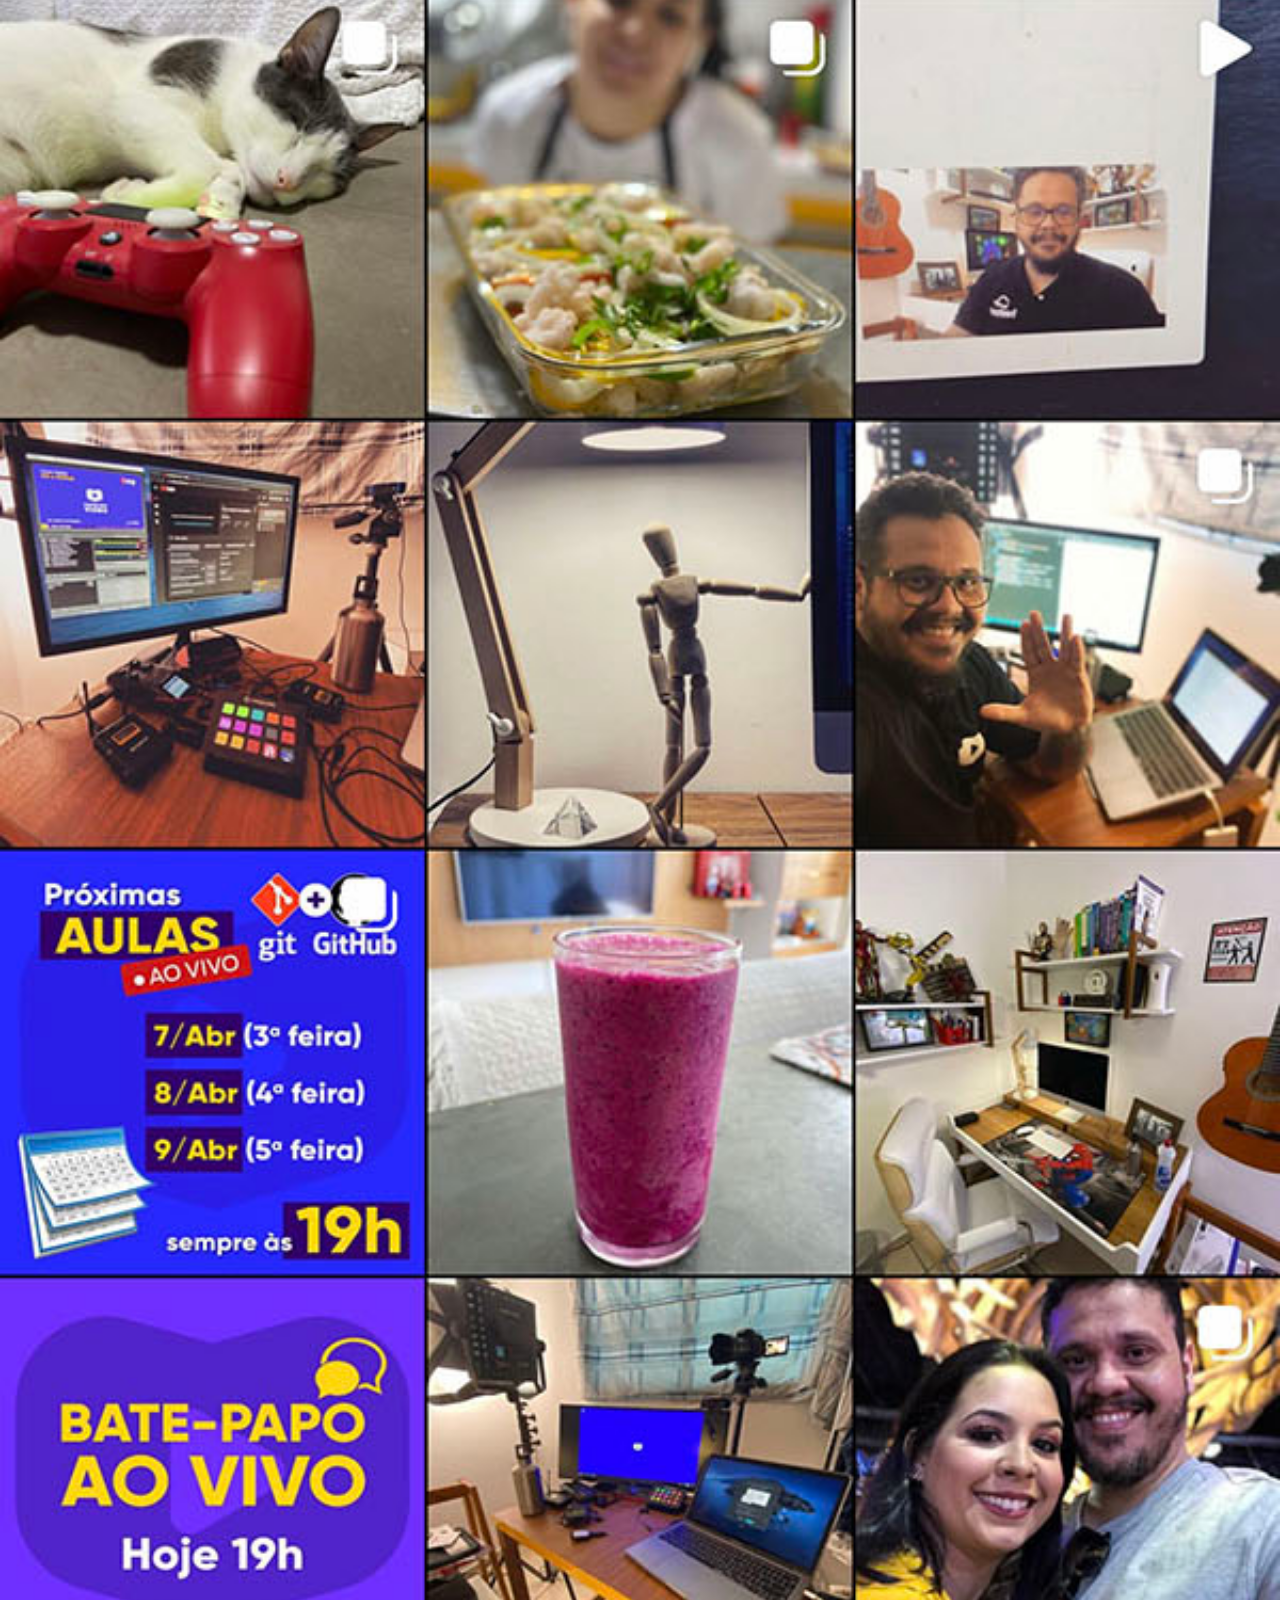
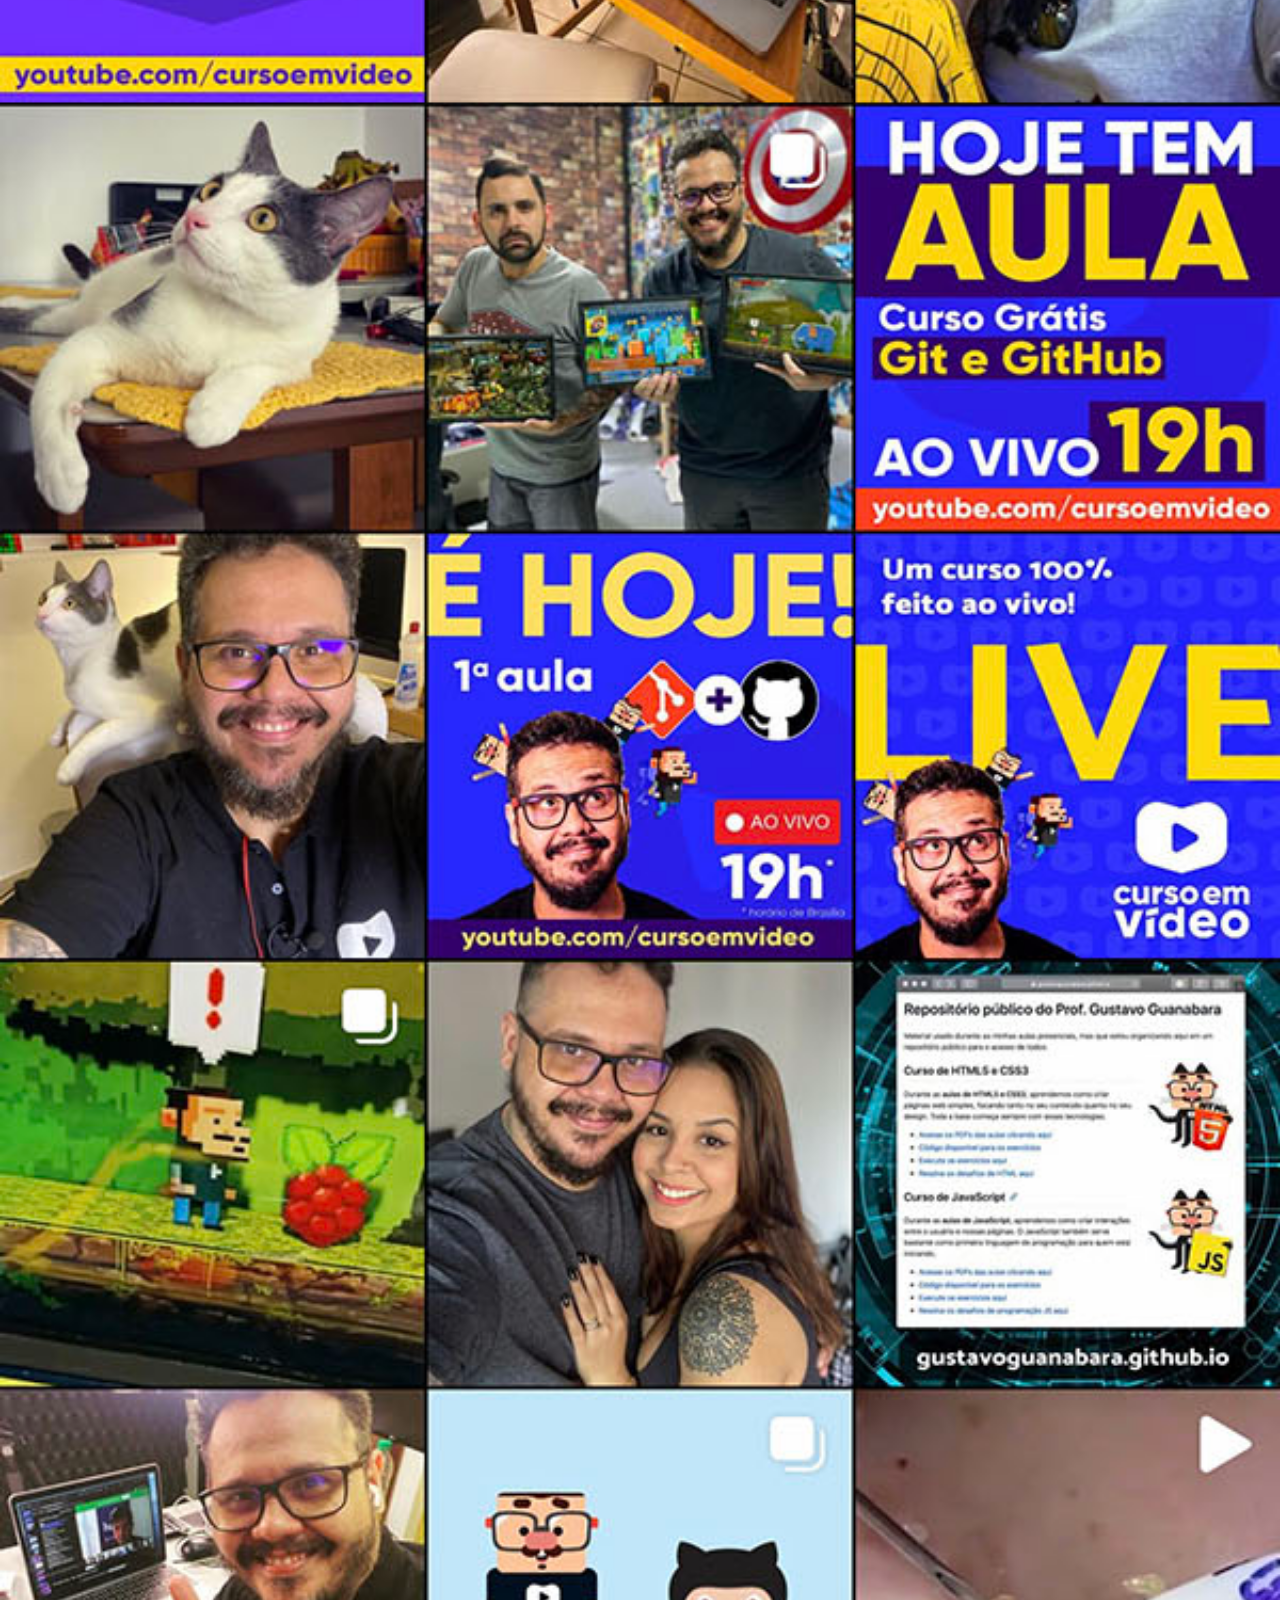
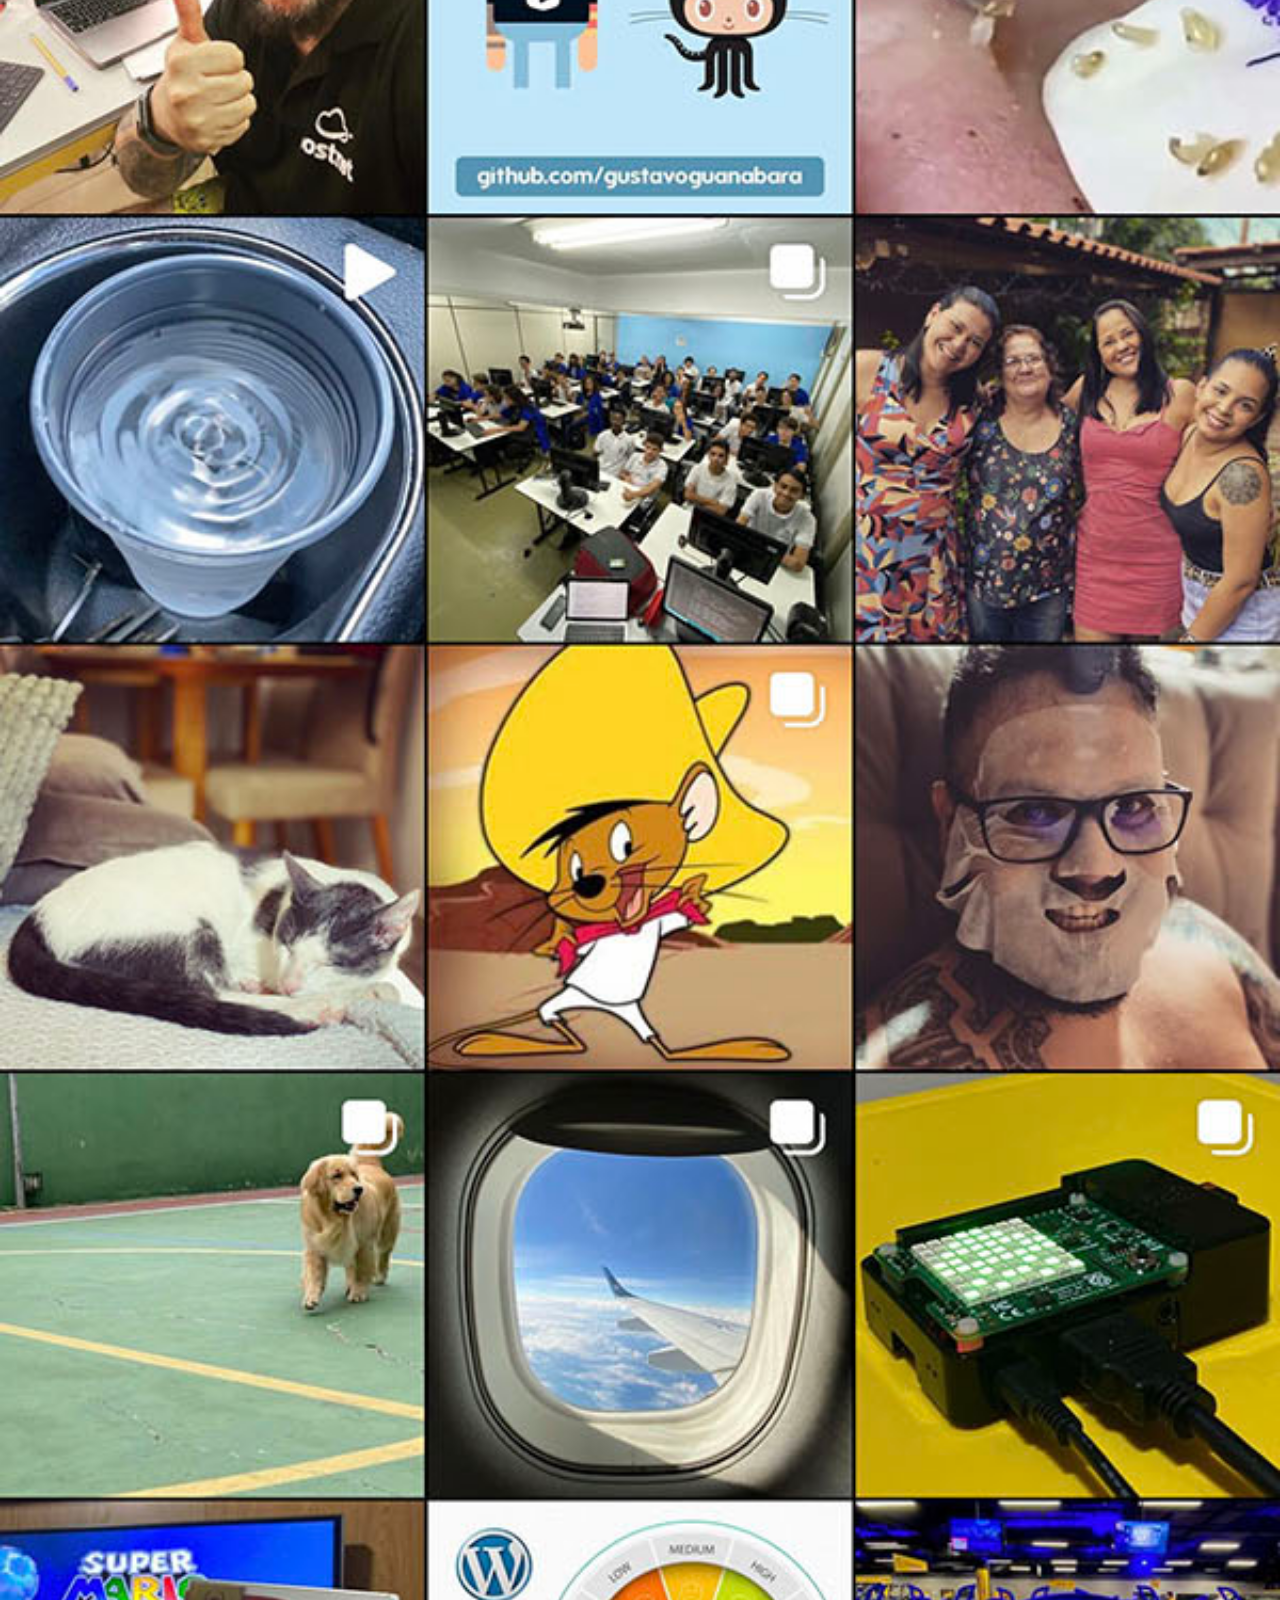
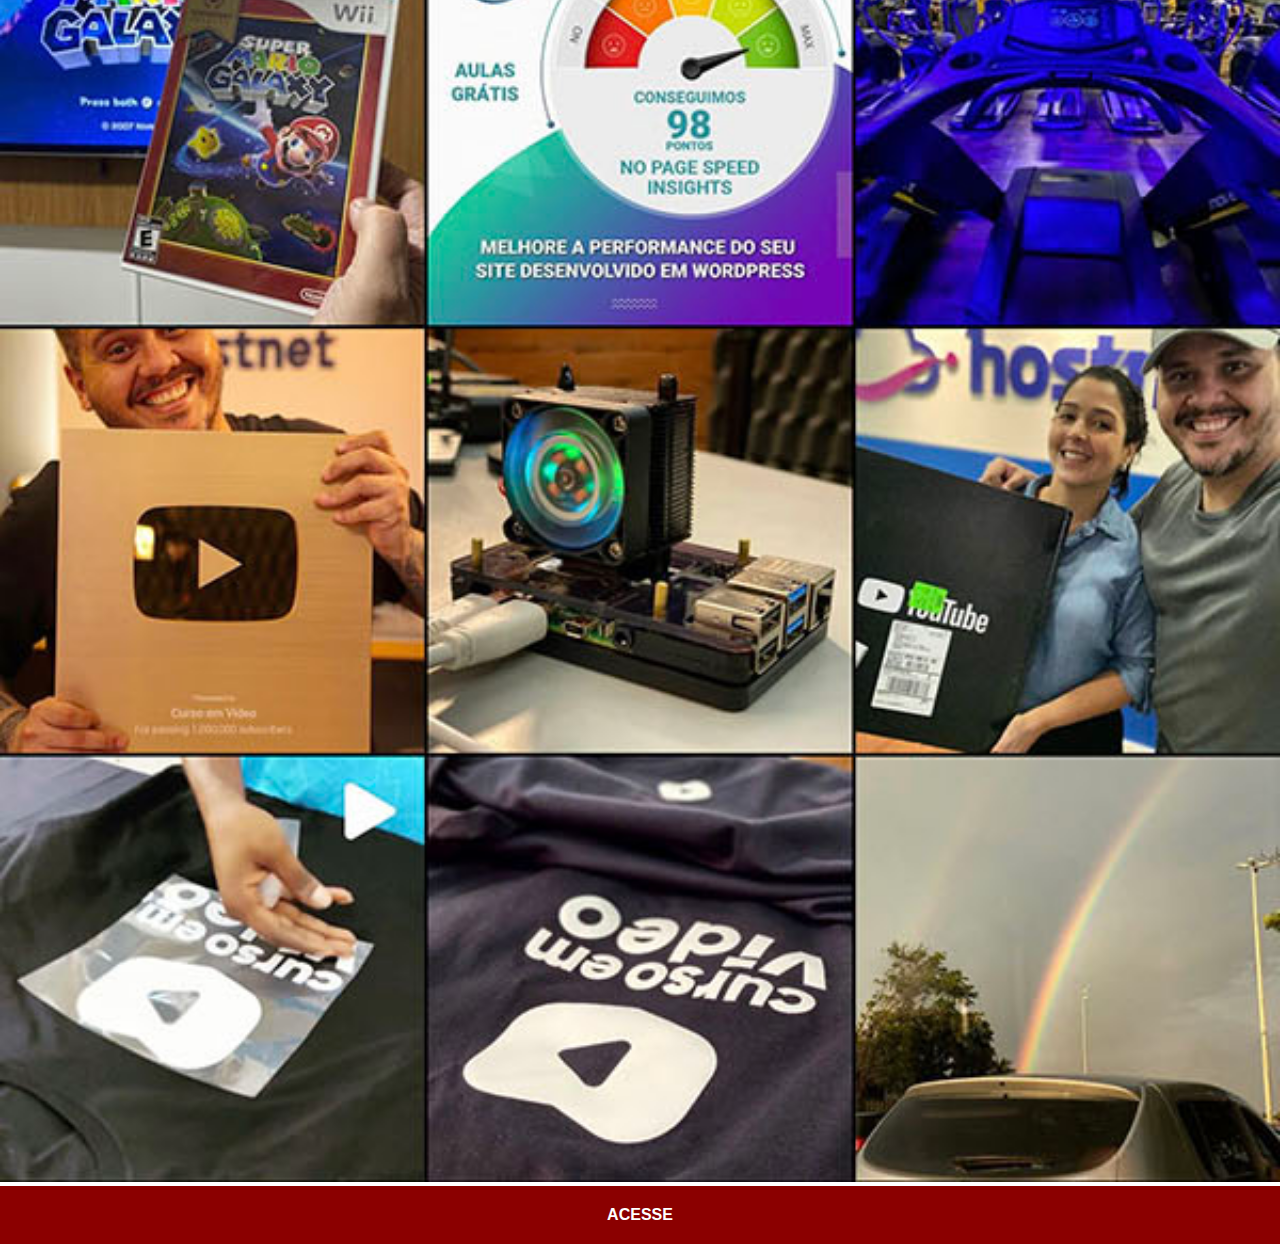
<file: instagram.html>
<!DOCTYPE html>
<html lang="pt-br">
<head>
    <meta charset="UTF-8">
    <meta name="viewport" content="width=device-width, initial-scale=1.0">
    <link rel="shortcut icon" href="imagens/favicon.ico" type="image/x-icon">
    <title>Instagram</title>
    <link rel="stylesheet" href="./estilo/social.css">
</head>
<body>
    <img src="imagens/imagens/tela-instagram.jpg" alt="Instagram">
    <a href="https://www.instagram.com/gustavoguanabara/" target="_blank">ACESSE</a>
</body>
</html>
</file>
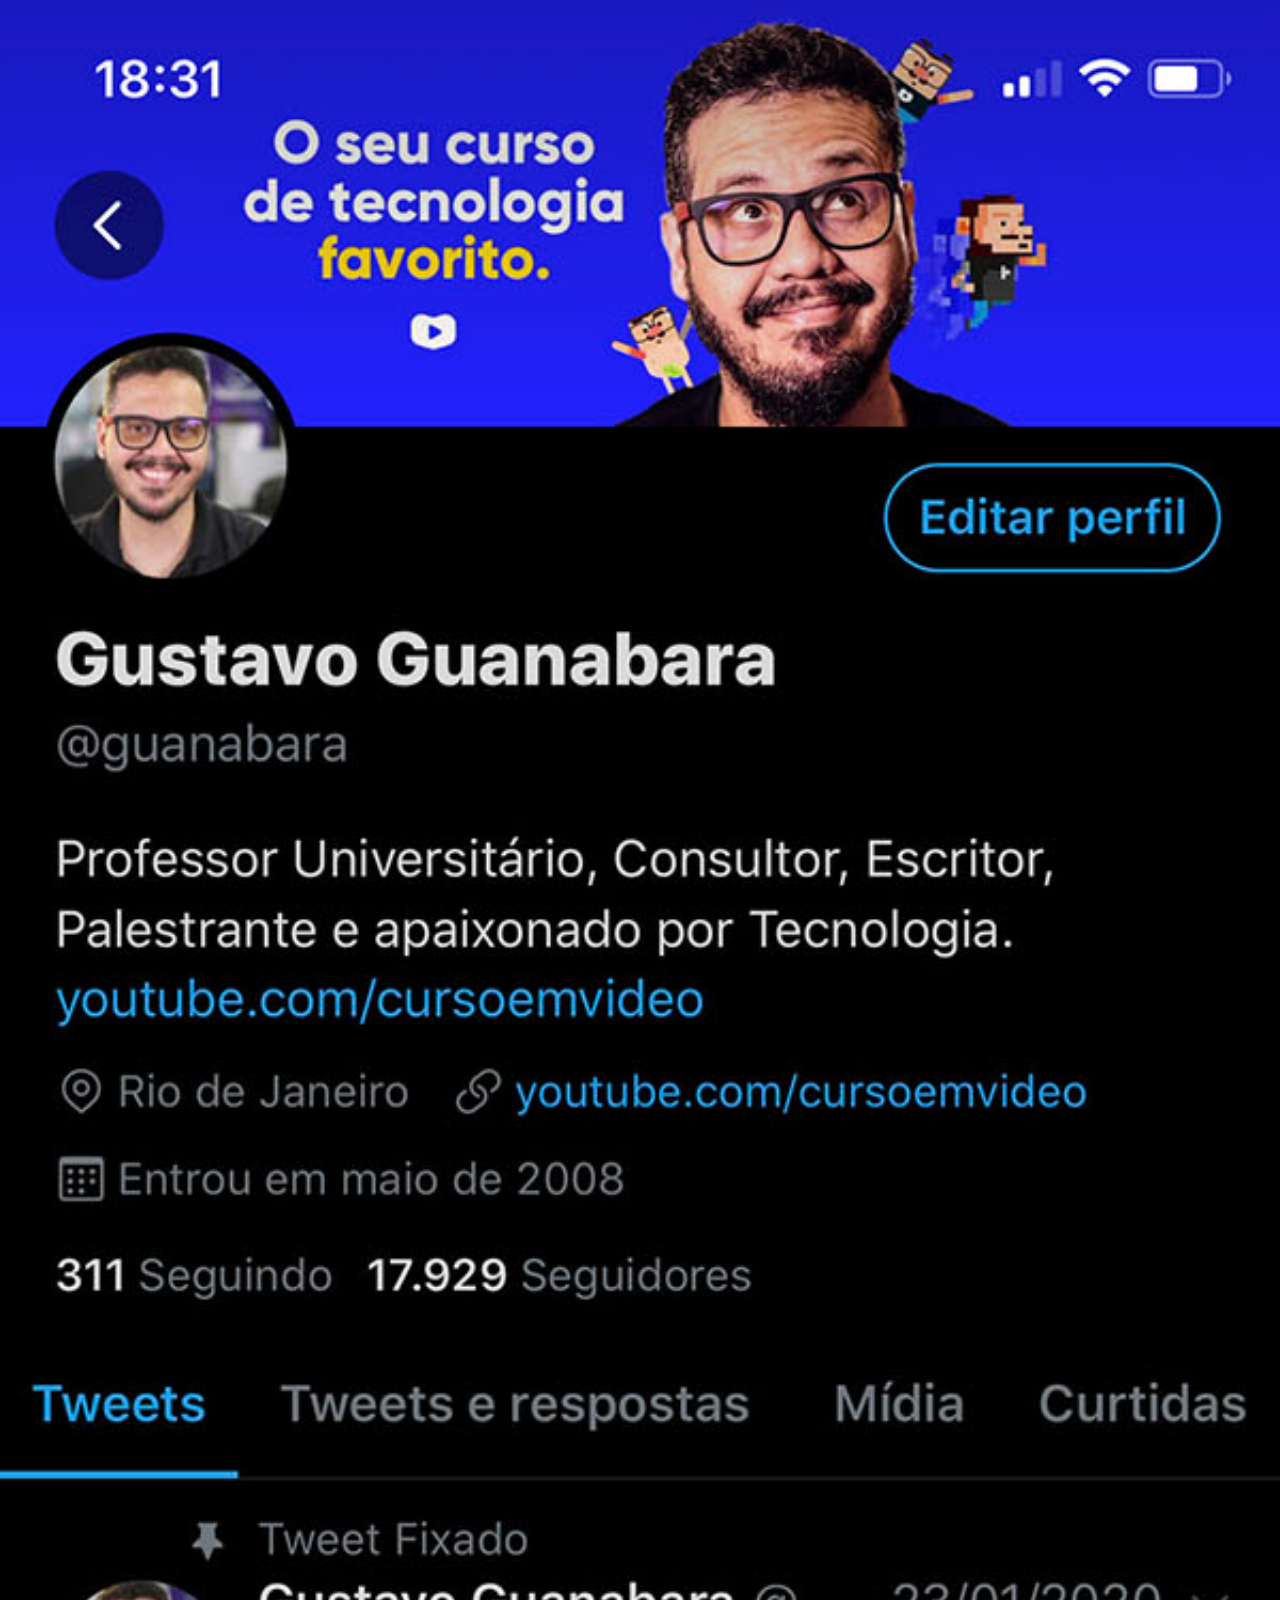
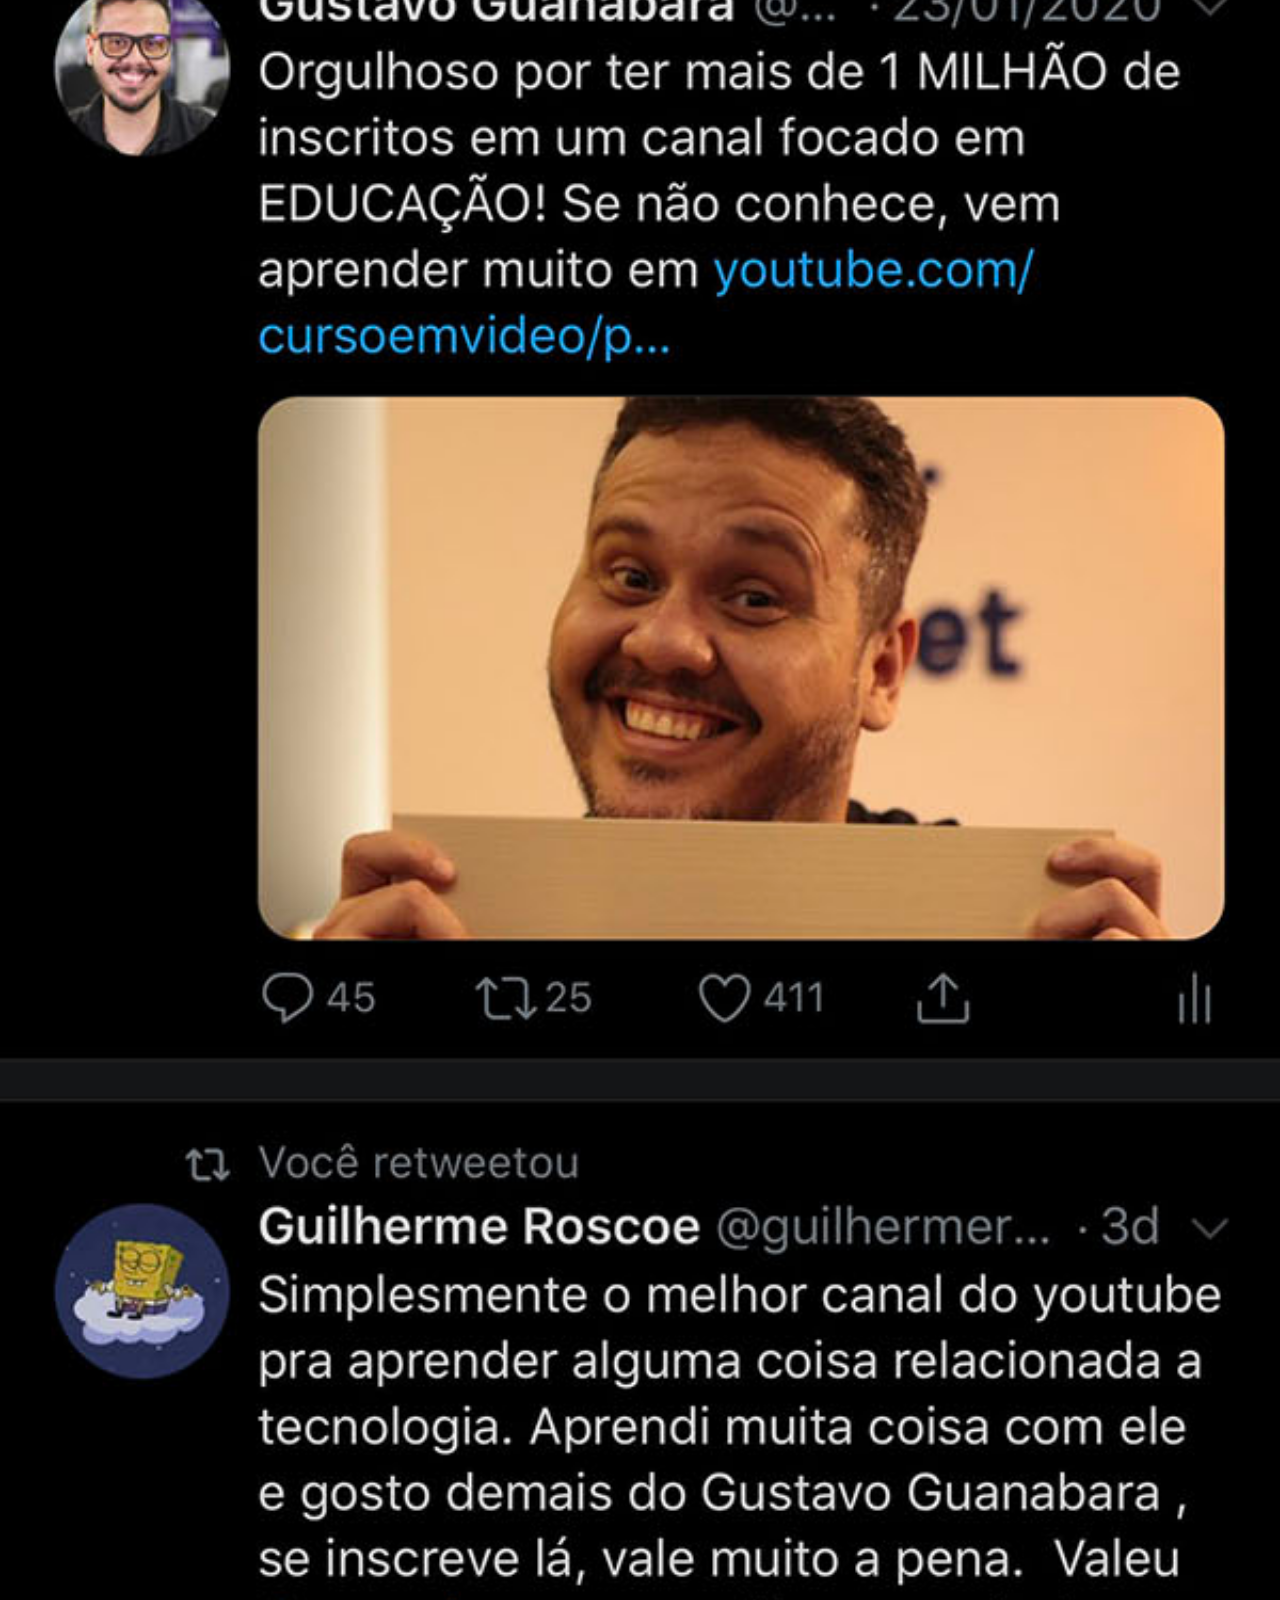
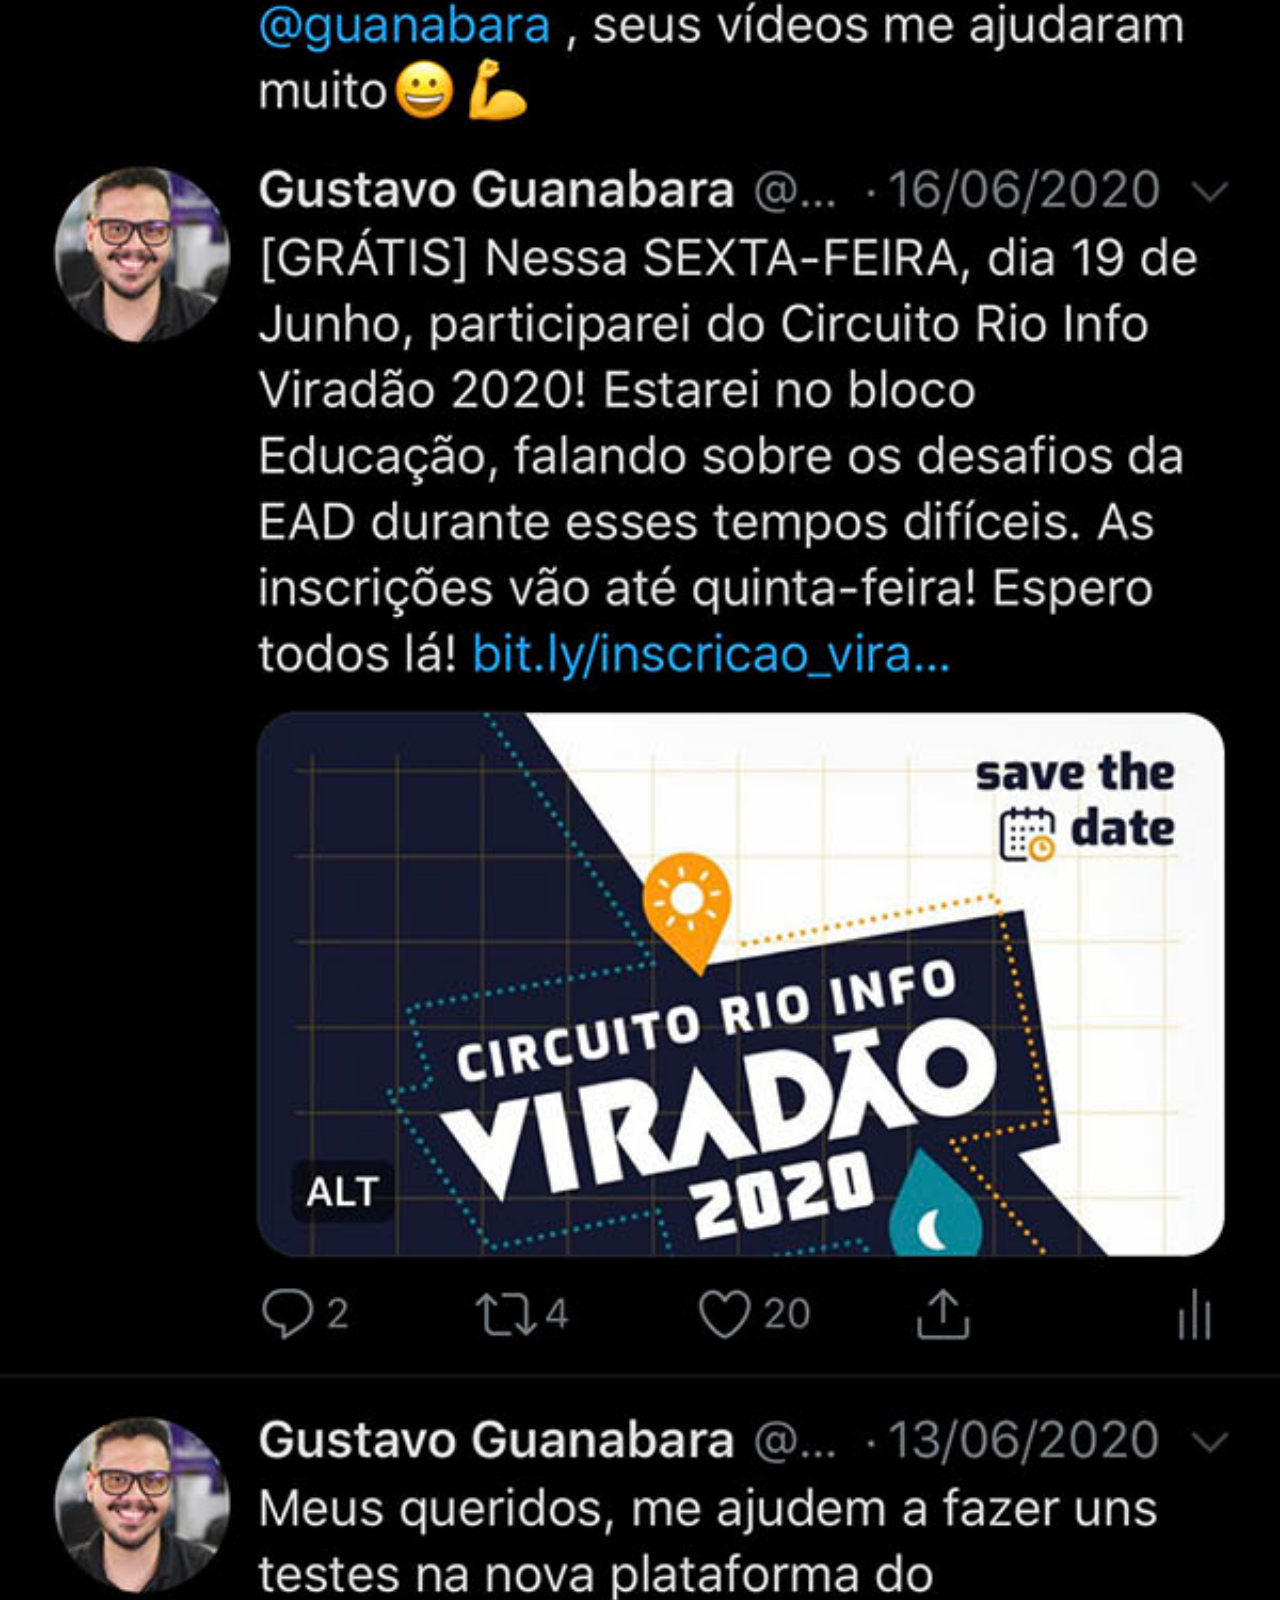
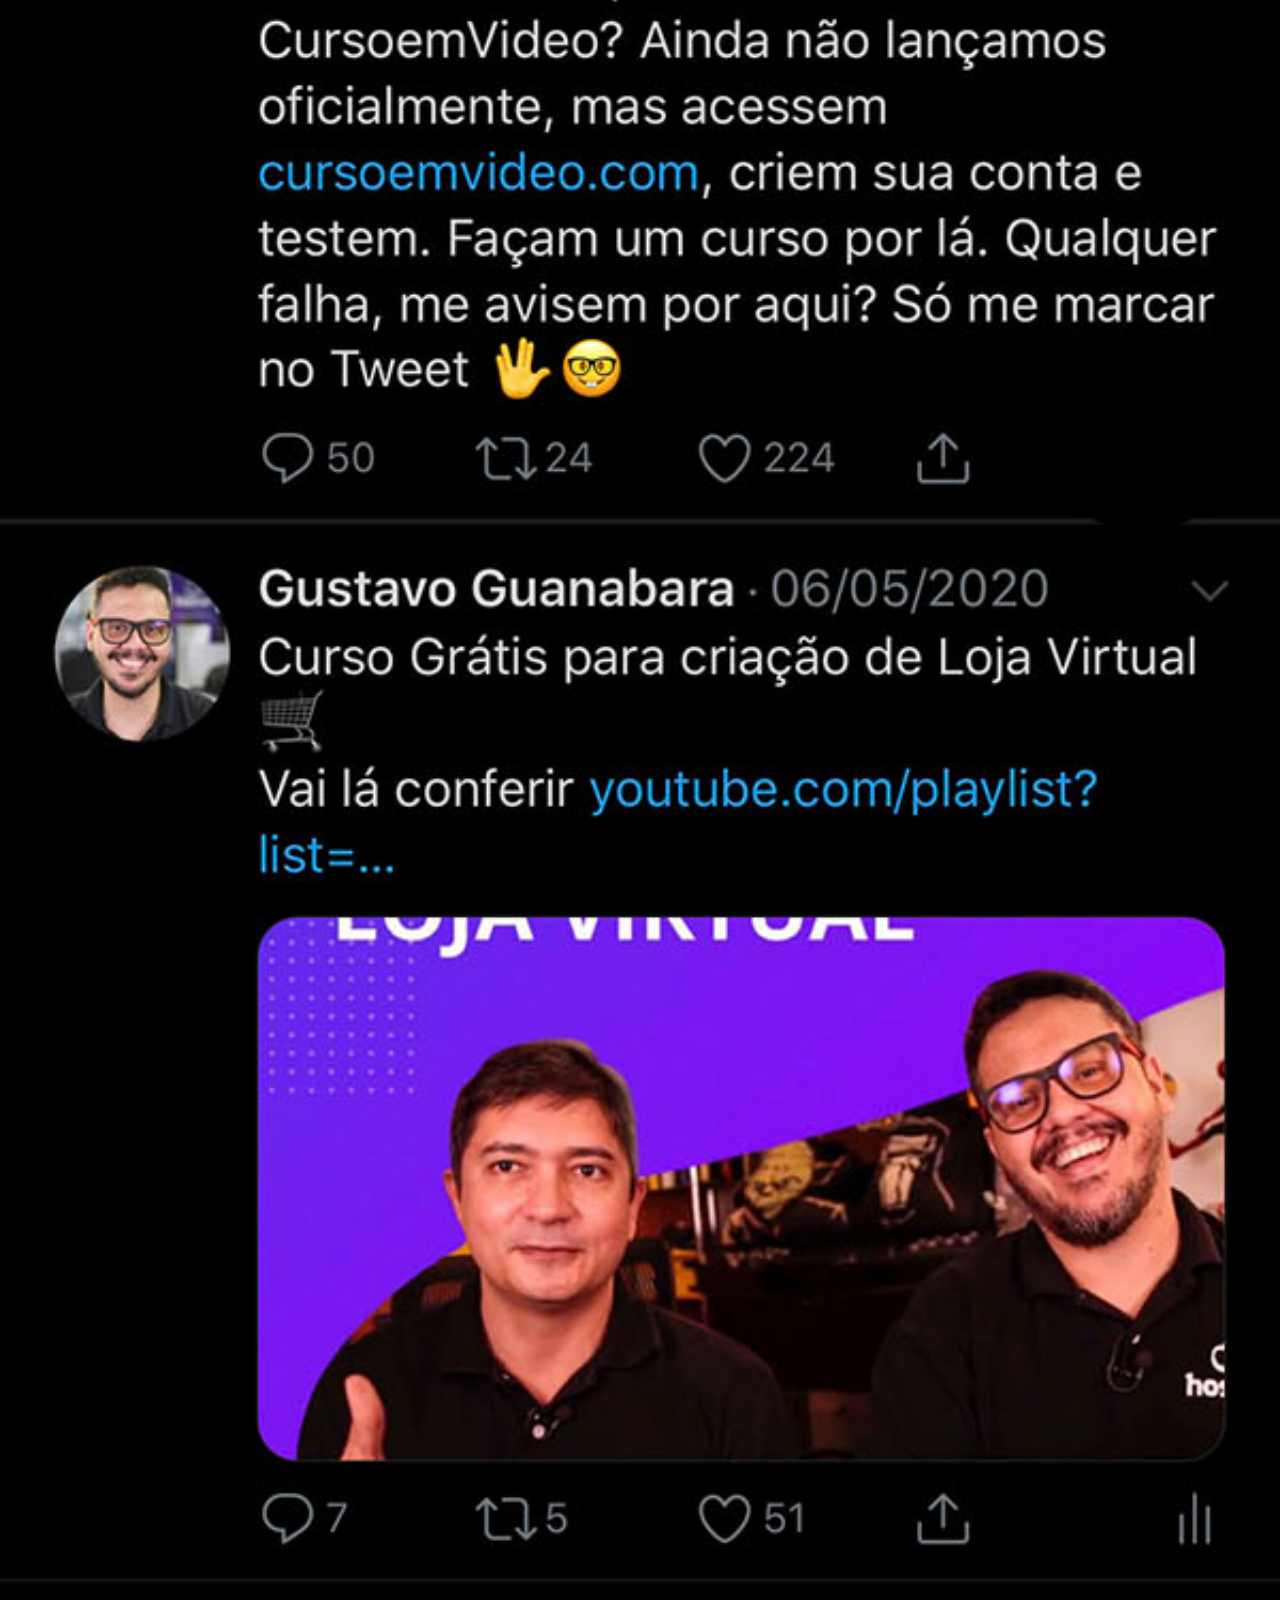
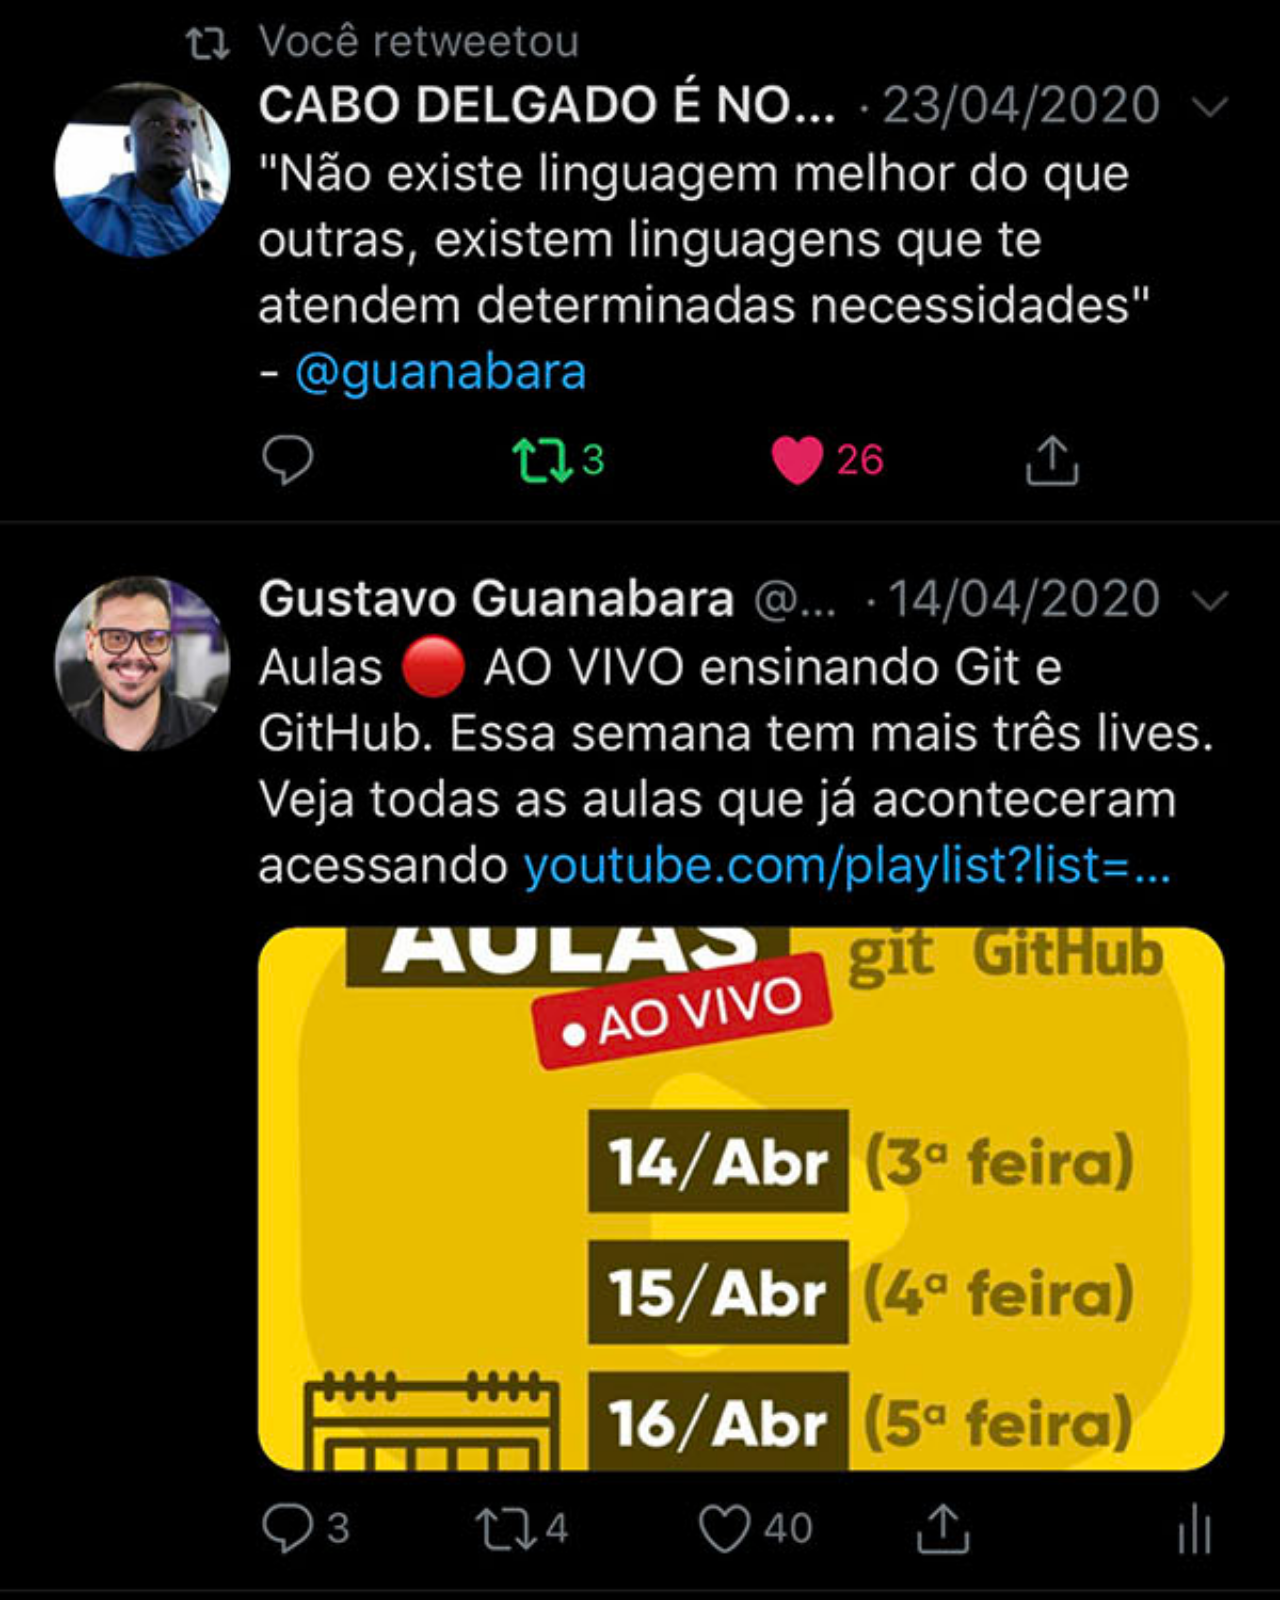
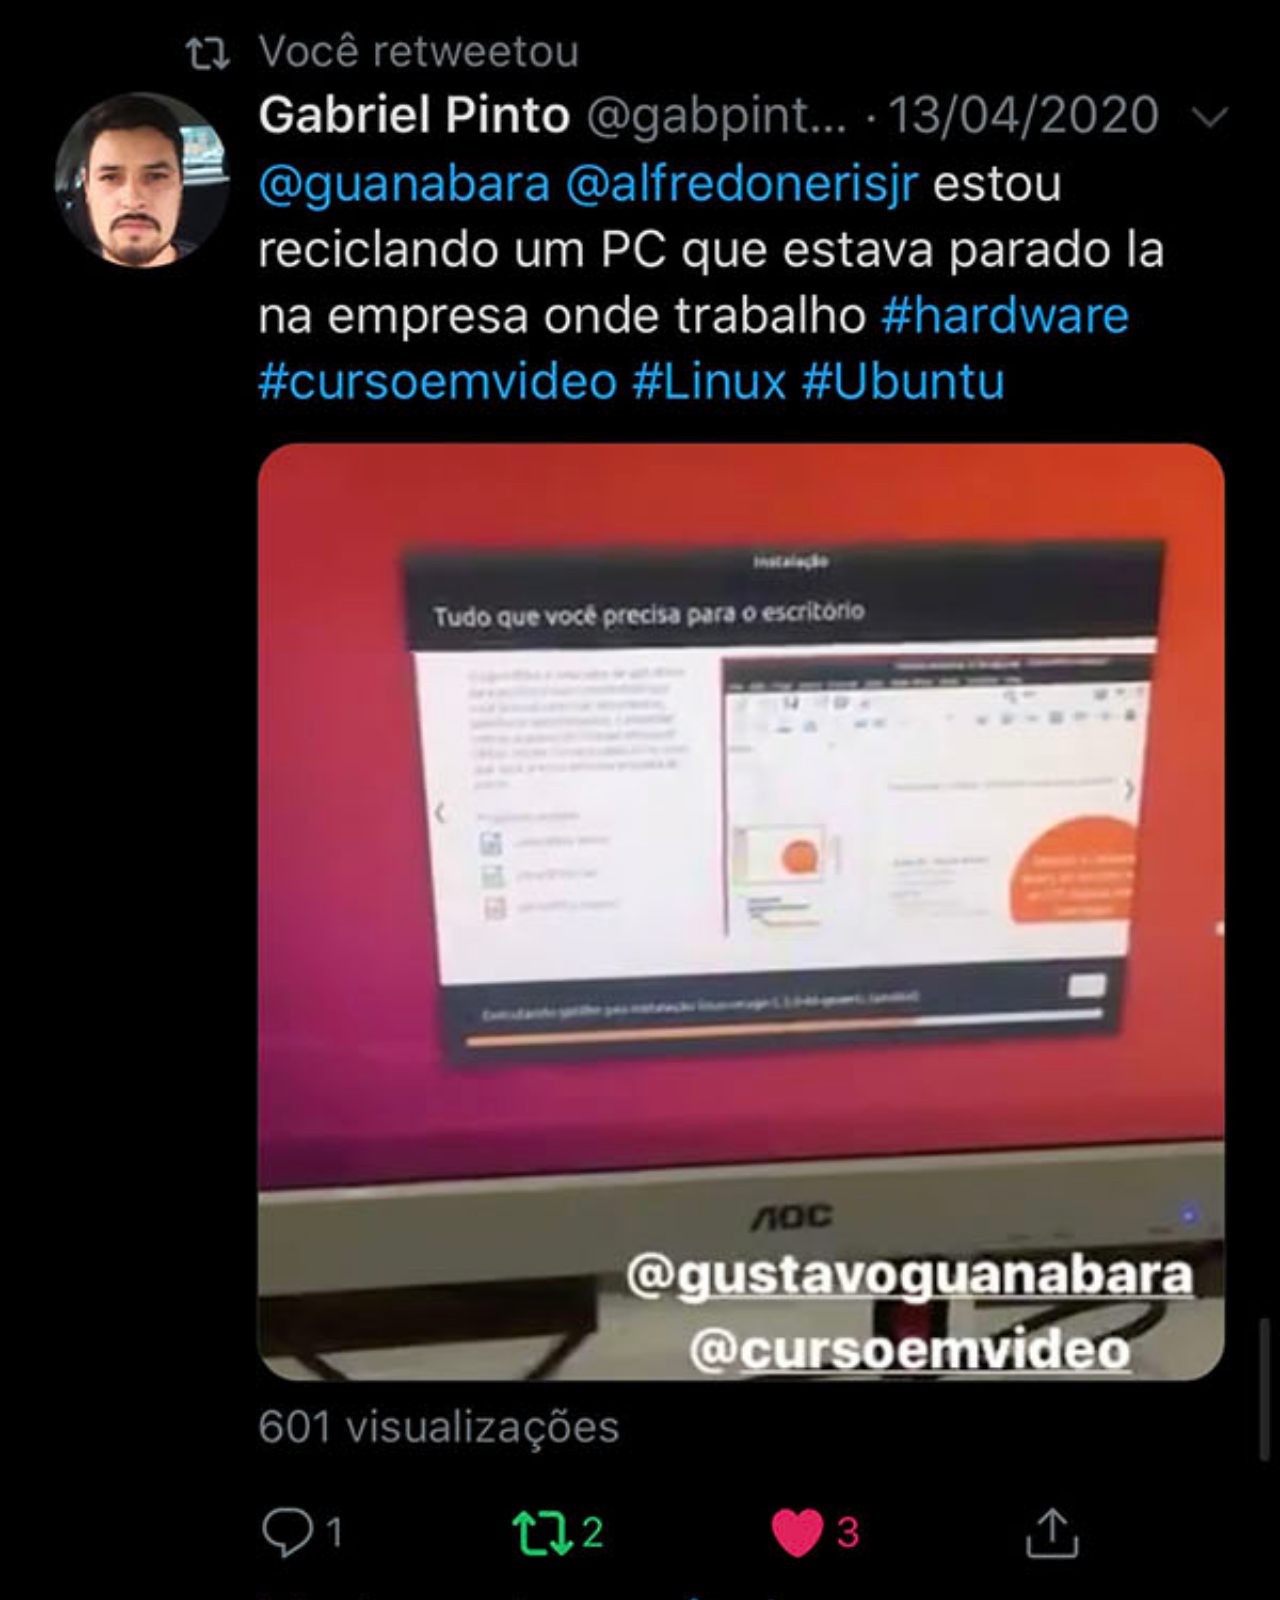
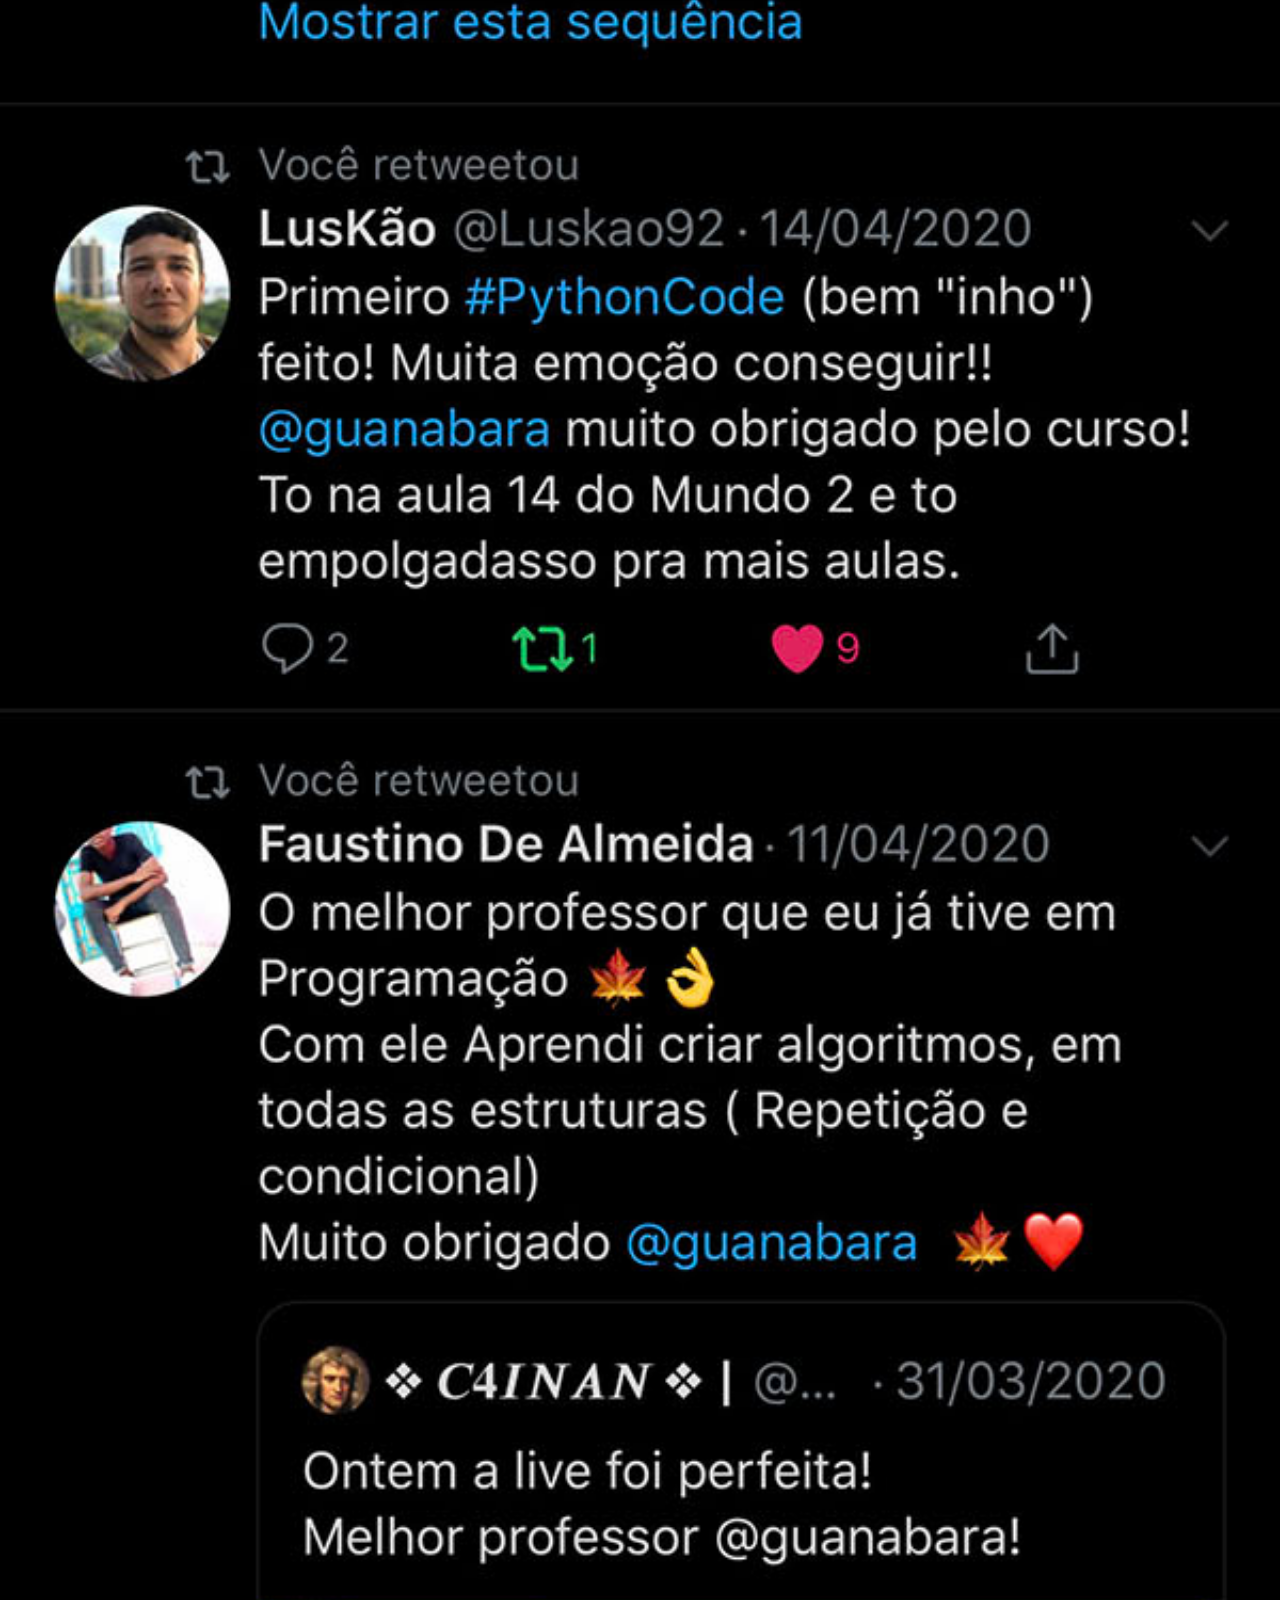
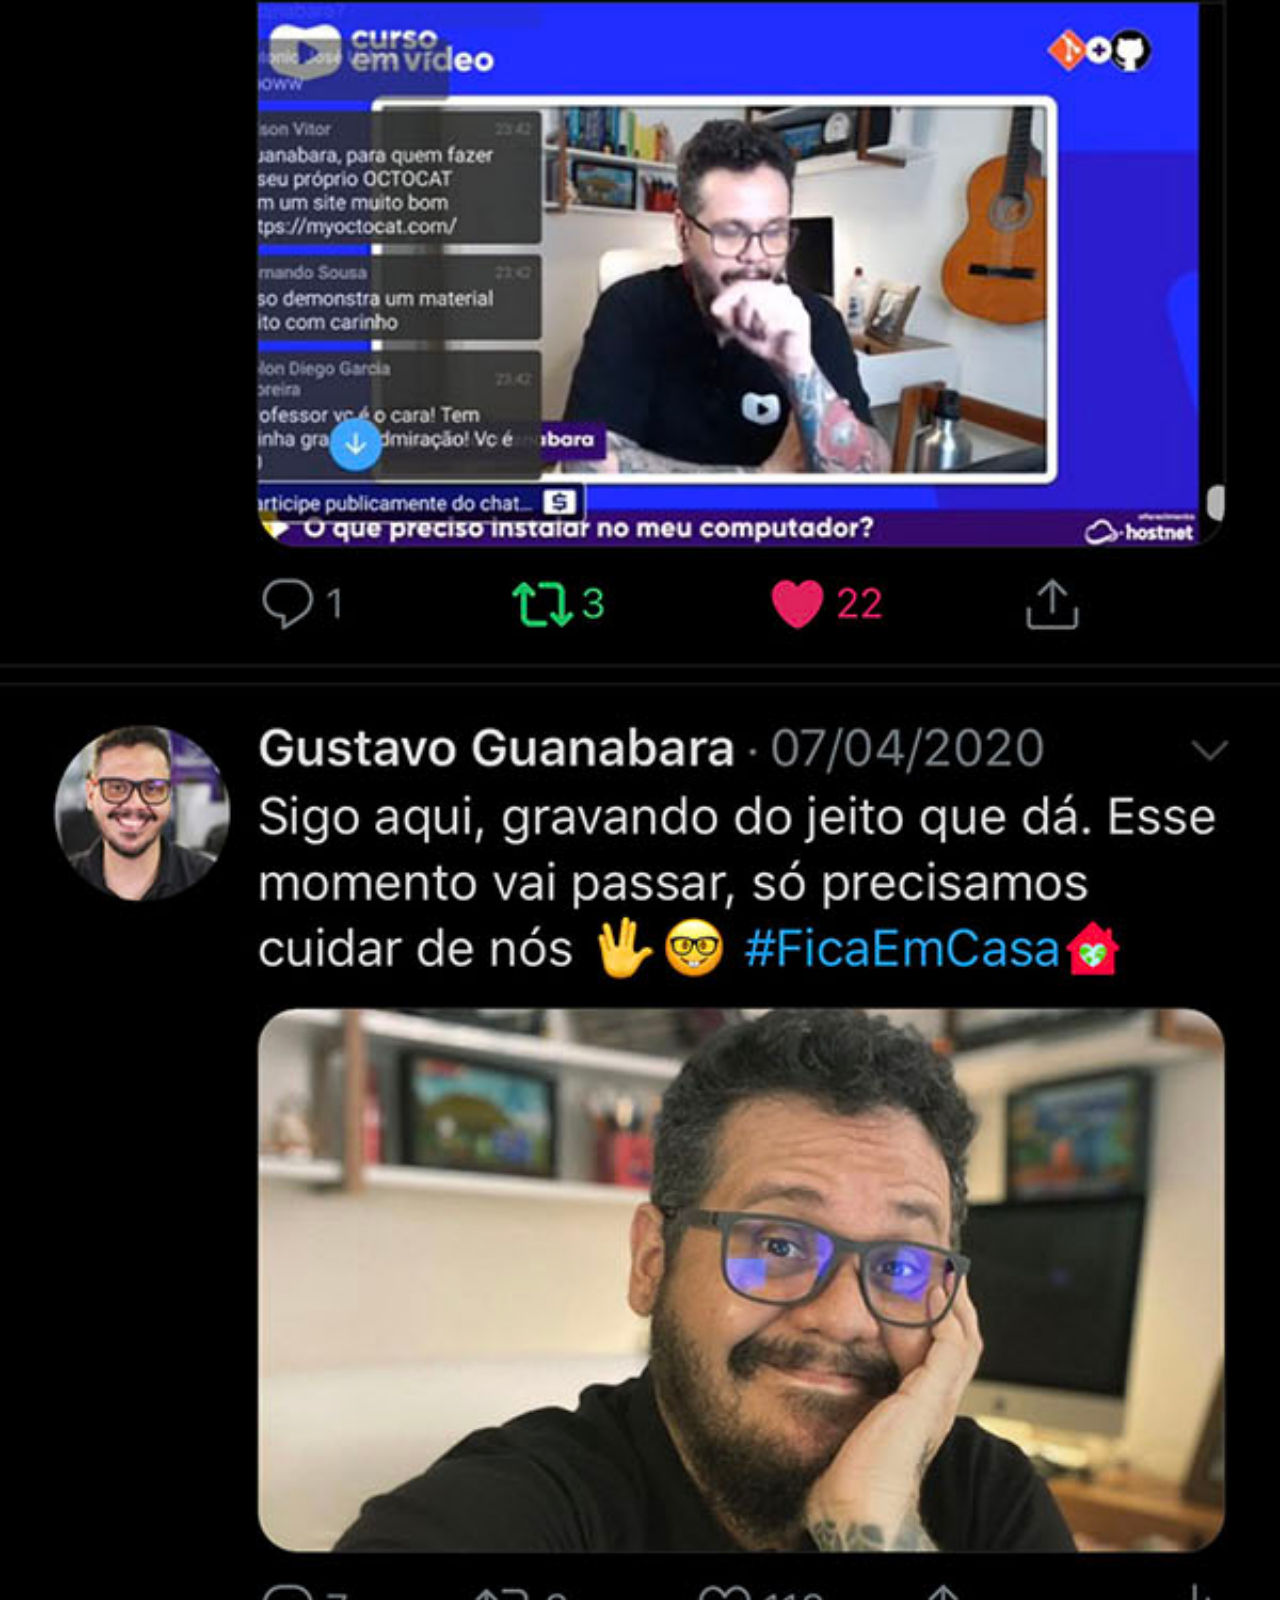
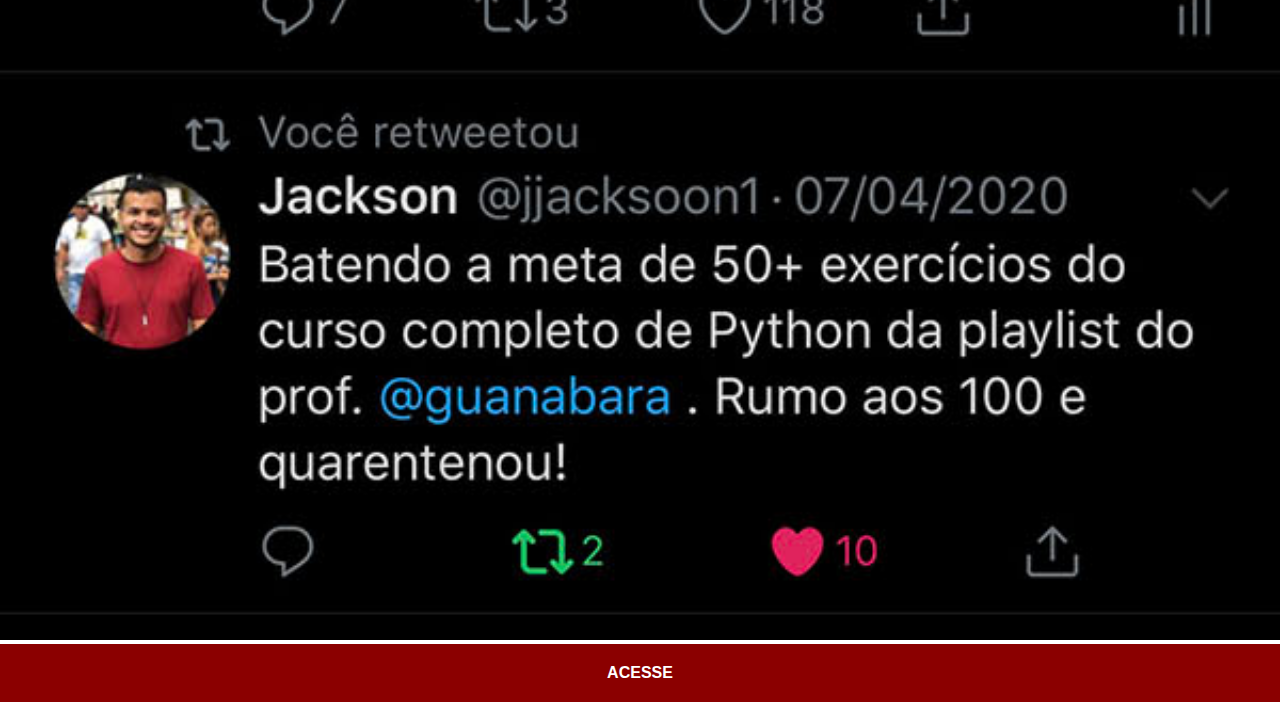
<file: twitter.html>
<!DOCTYPE html>
<html lang="pt-br">
<head>
    <meta charset="UTF-8">
    <meta name="viewport" content="width=device-width, initial-scale=1.0">
    <link rel="shortcut icon" href="imagens/favicon.ico" type="image/x-icon">
    <title>Twitter</title>
    <link rel="stylesheet" href="./estilo/social.css">
</head>
<body>
    <img src="imagens/imagens/tela-twitter.jpg" alt="Twitter">
    <a href="#" target="_blank">ACESSE</a>
</body>
</html>
</file>
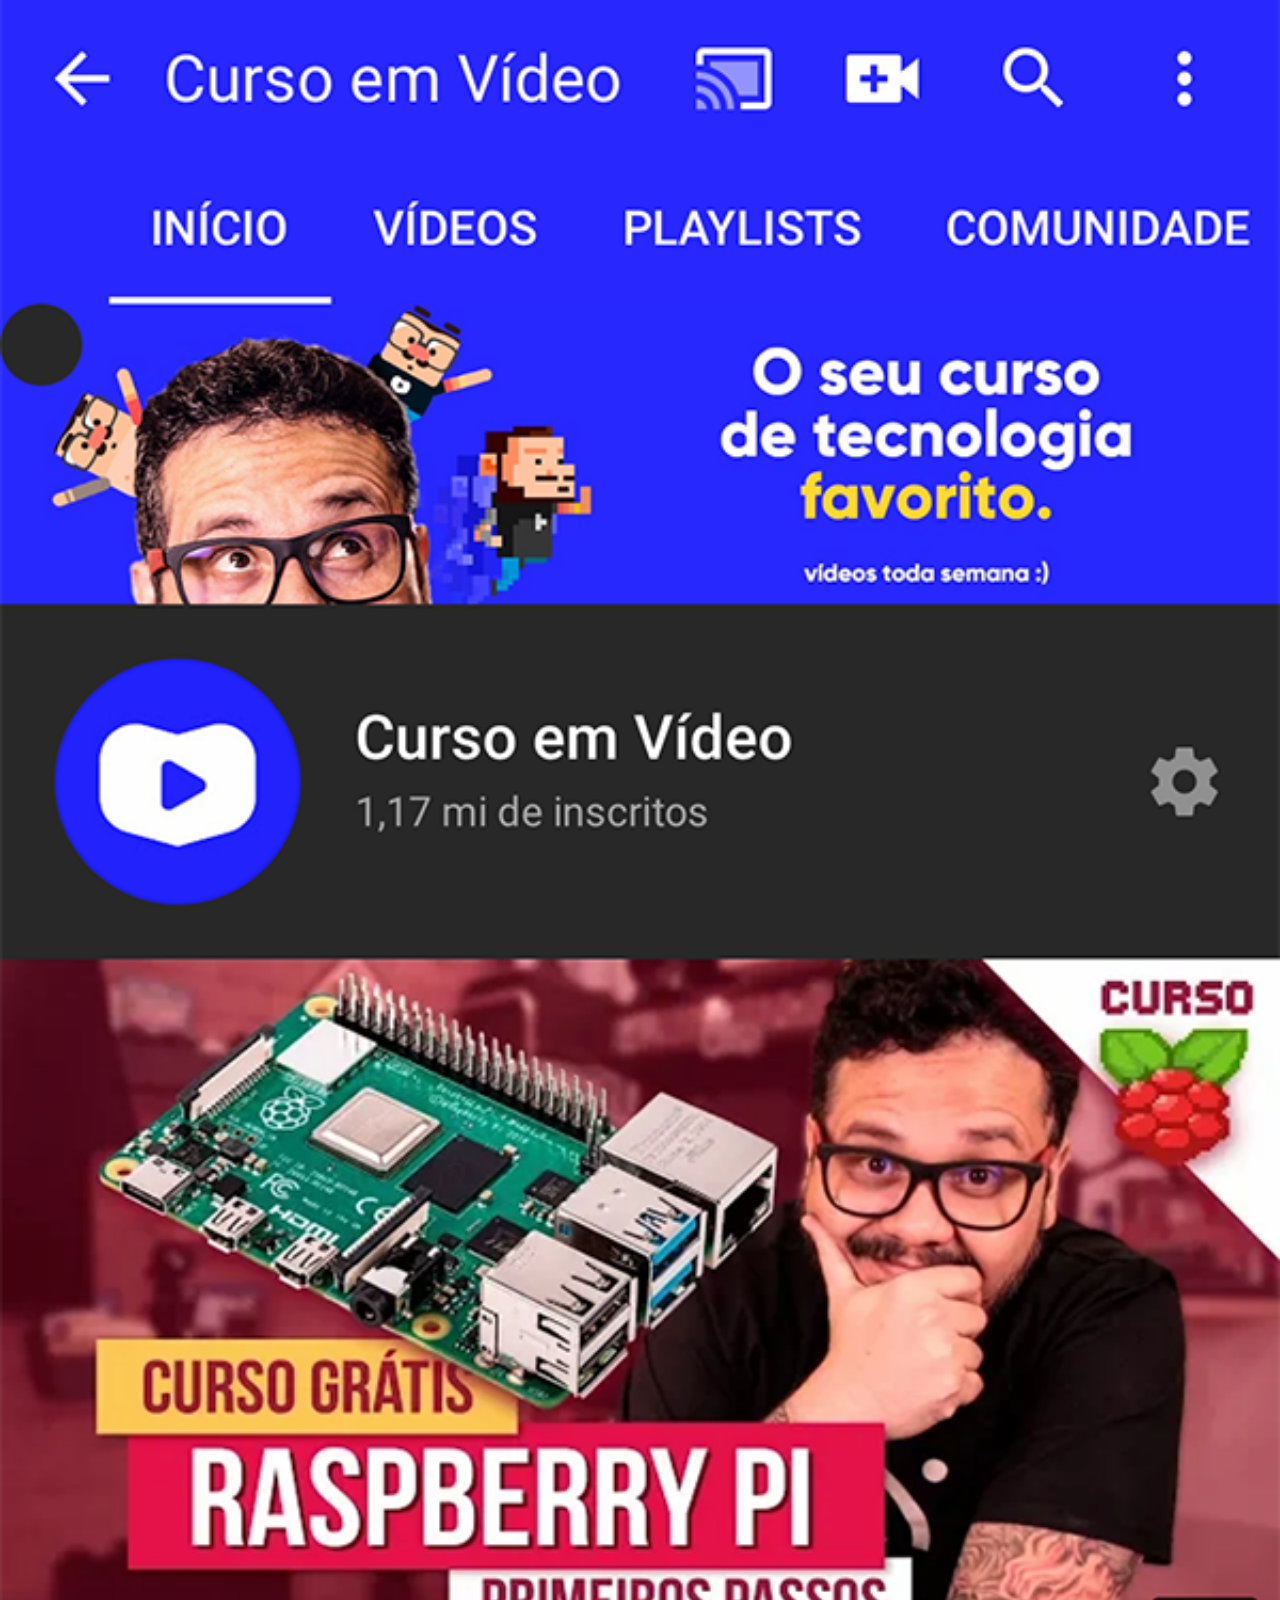
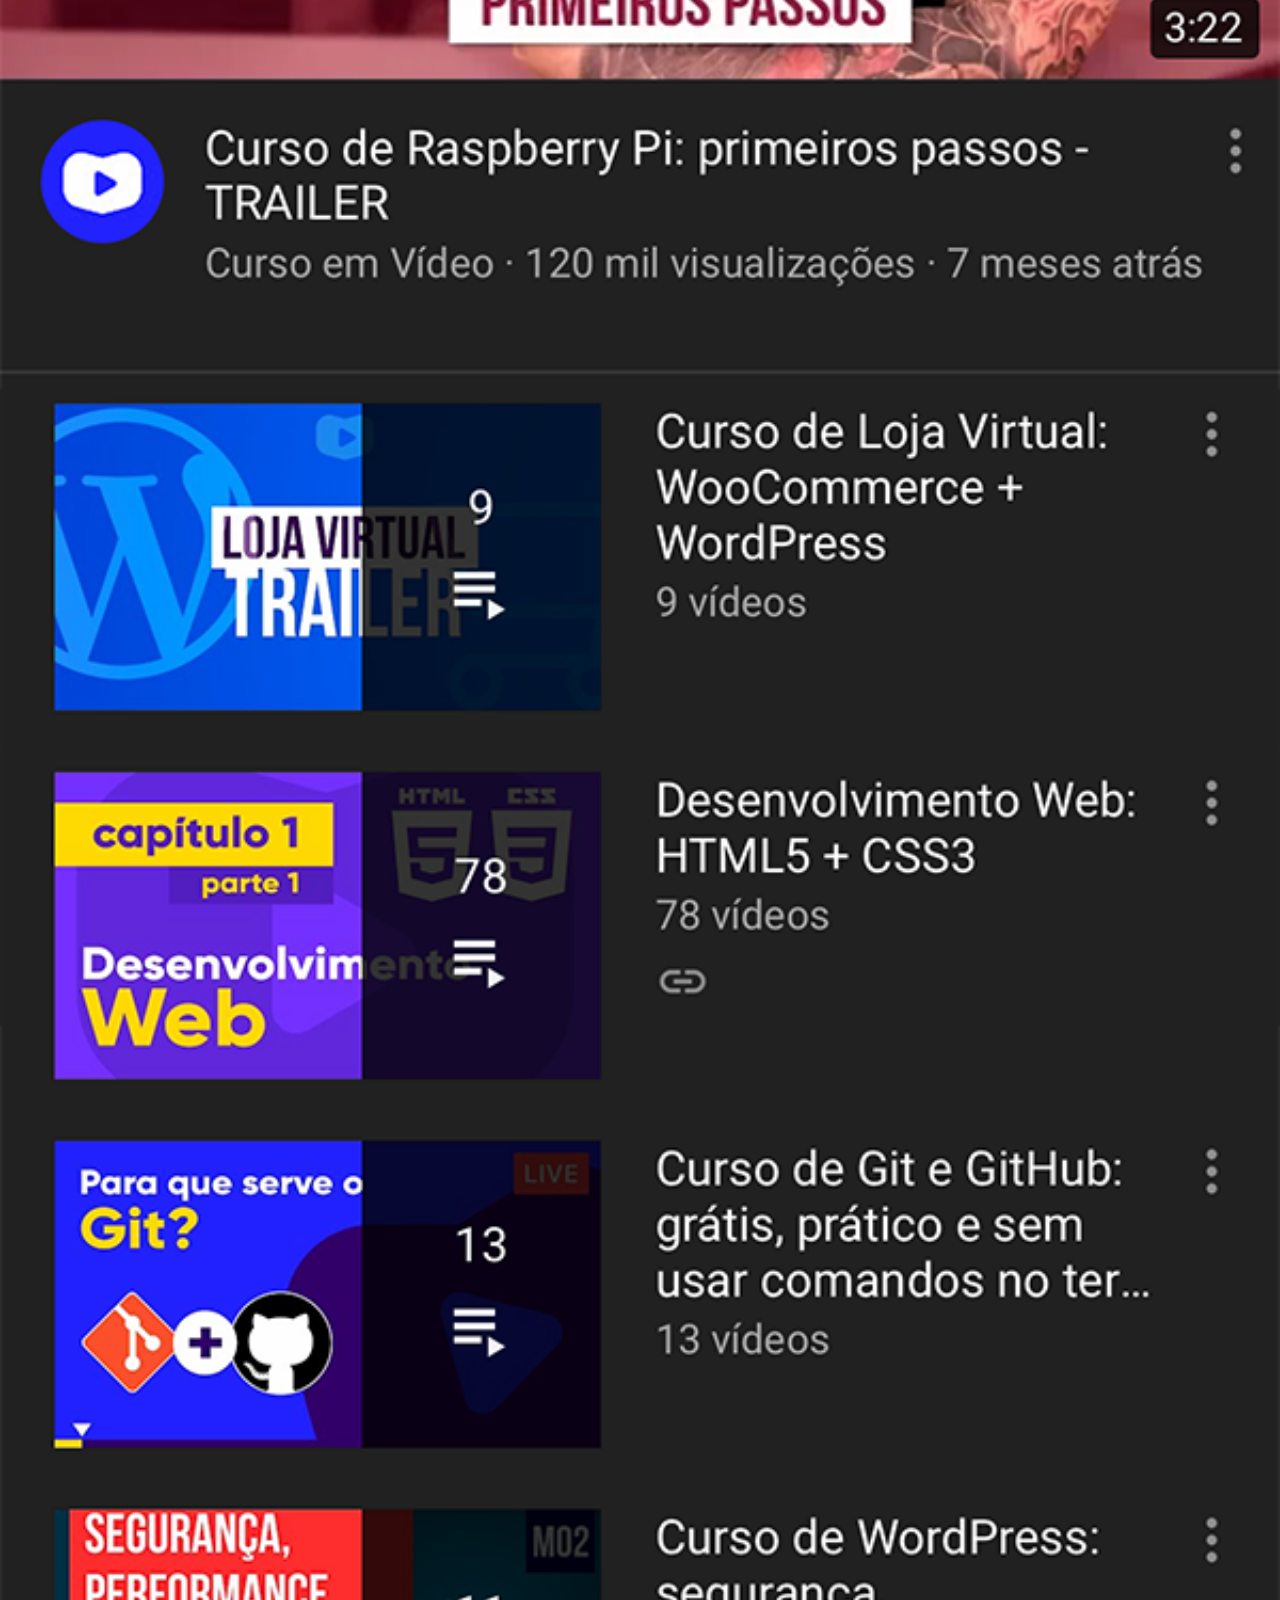
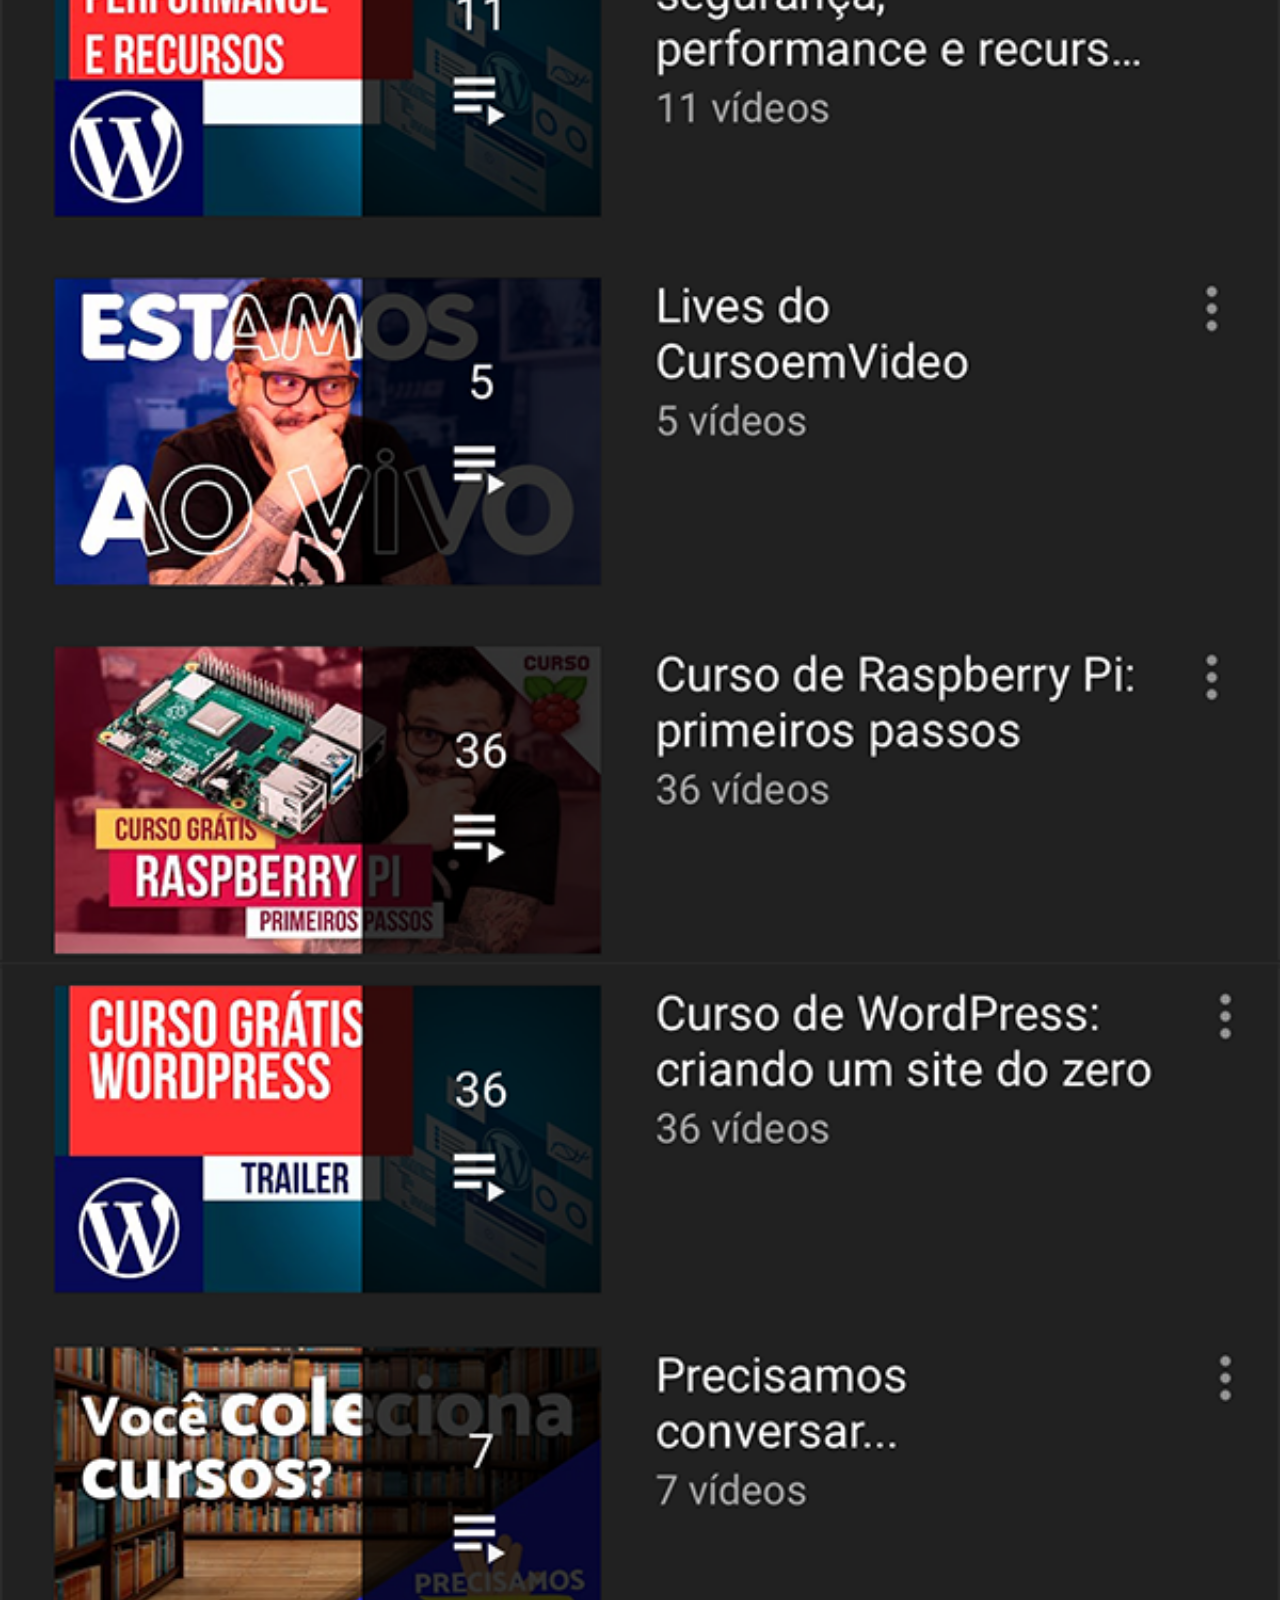
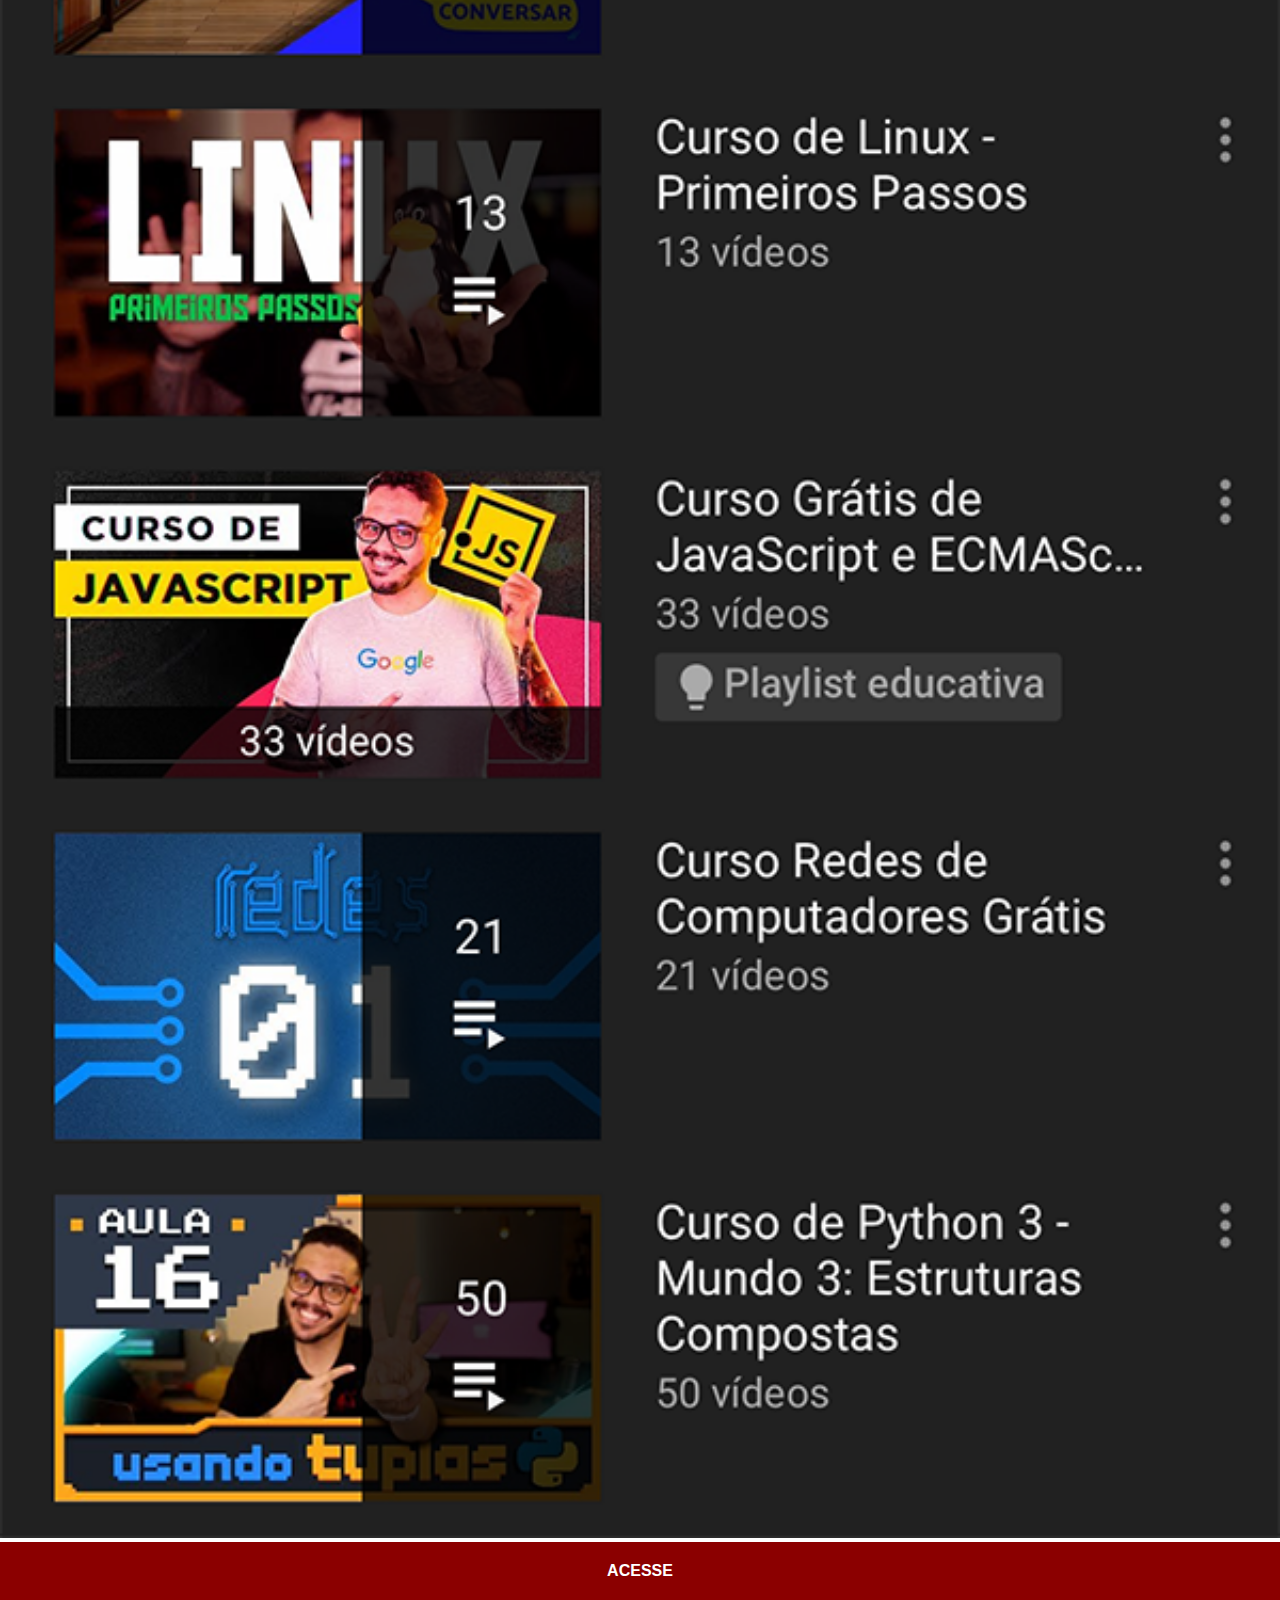
<file: youtube.html>
<!DOCTYPE html>
<html lang="pt-br">
<head>
    <meta charset="UTF-8">
    <meta name="viewport" content="width=device-width, initial-scale=1.0">
    <link rel="shortcut icon" href="imagens/favicon.ico" type="image/x-icon">
    <title>Youtubet</title>
    <link rel="stylesheet" href="estilo/social.css">
</head>
<body>
    <img src="imagens/imagens/tela-youtube.png" alt="Youtube">
    <a href="https://www.youtube.com/c/CursoemV%C3%ADdeo/playlists" target="_blank">ACESSE</a>
</body>
</html>
</file>
<file: estilos/estilos/style.css>
@charset "UTF-8";

* {
    margin: 0px;
    padding: 0px;
    font-family: Arial, Helvetica, sans-serif;
}
html, body {
    height: 100vh;
    width: 100vw;
    background-color: black;
}

body {
    background: url('/imagens/imagens/fundo-madeira.jpg') no-repeat top center;
    background-size: cover;
    background-attachment: fixed;
}

main {
    position: relative;
    height: 100vh;
}
section#telefone {
    position: absolute;
    top: 50%;
    left: 50%;
    transform: translate(-50%, -50%);


    height: 627px;
    width: 311px;
    background: url('/imagens/imagens/frame-iphone.png') no-repeat;
}
</file>
<file: estilo/social.css>
@charset "UTF-8";

* {
    margin: 0px;
    padding: 0px;
    font-family: Arial, Helvetica, sans-serif;
}

::-webkit-scrollbar {
    width: 0px;
    height: 0px;
}

img {
    width: 100vw;
}

a {
    display: block;
    background-color: darkred;
    color: white;
    padding: 20px;
    text-align: center;
    font-weight: bolder;
    text-decoration: none;
}

a:hover {
    background-color: red;
}
</file>
